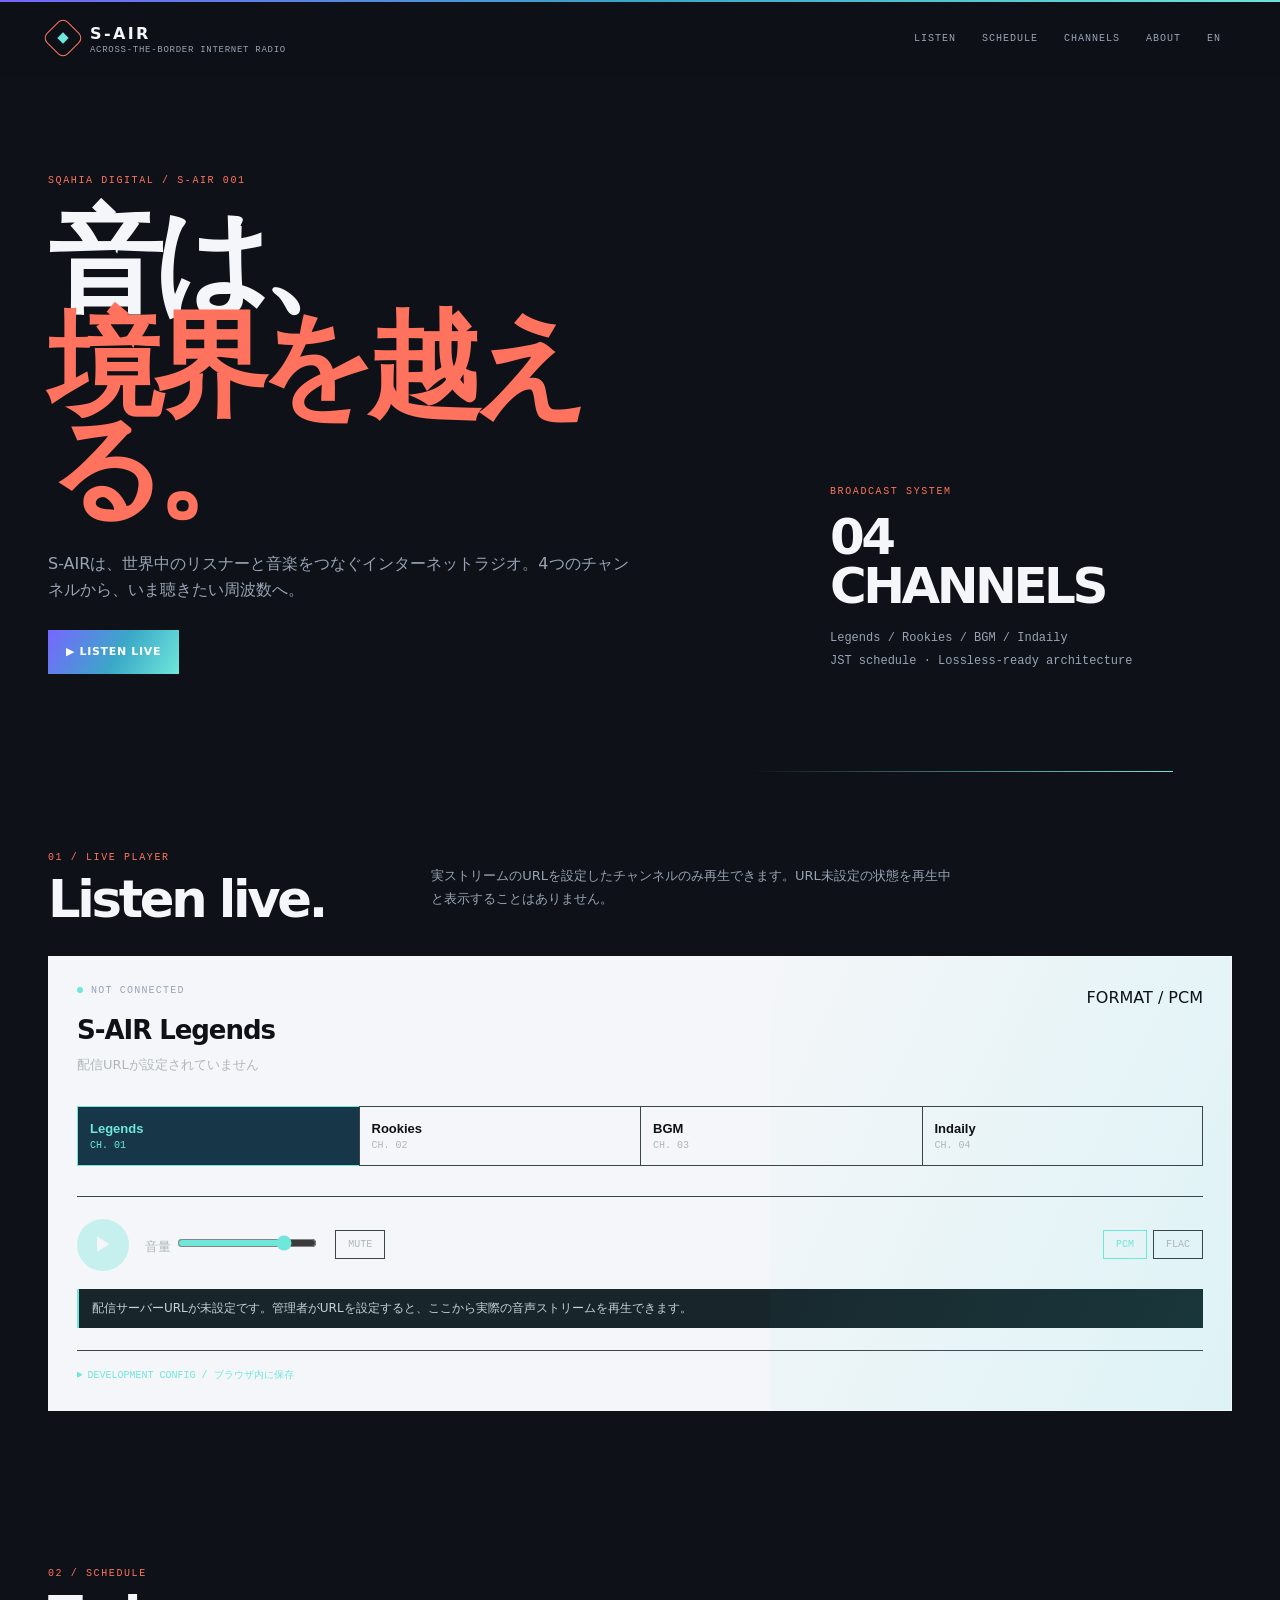
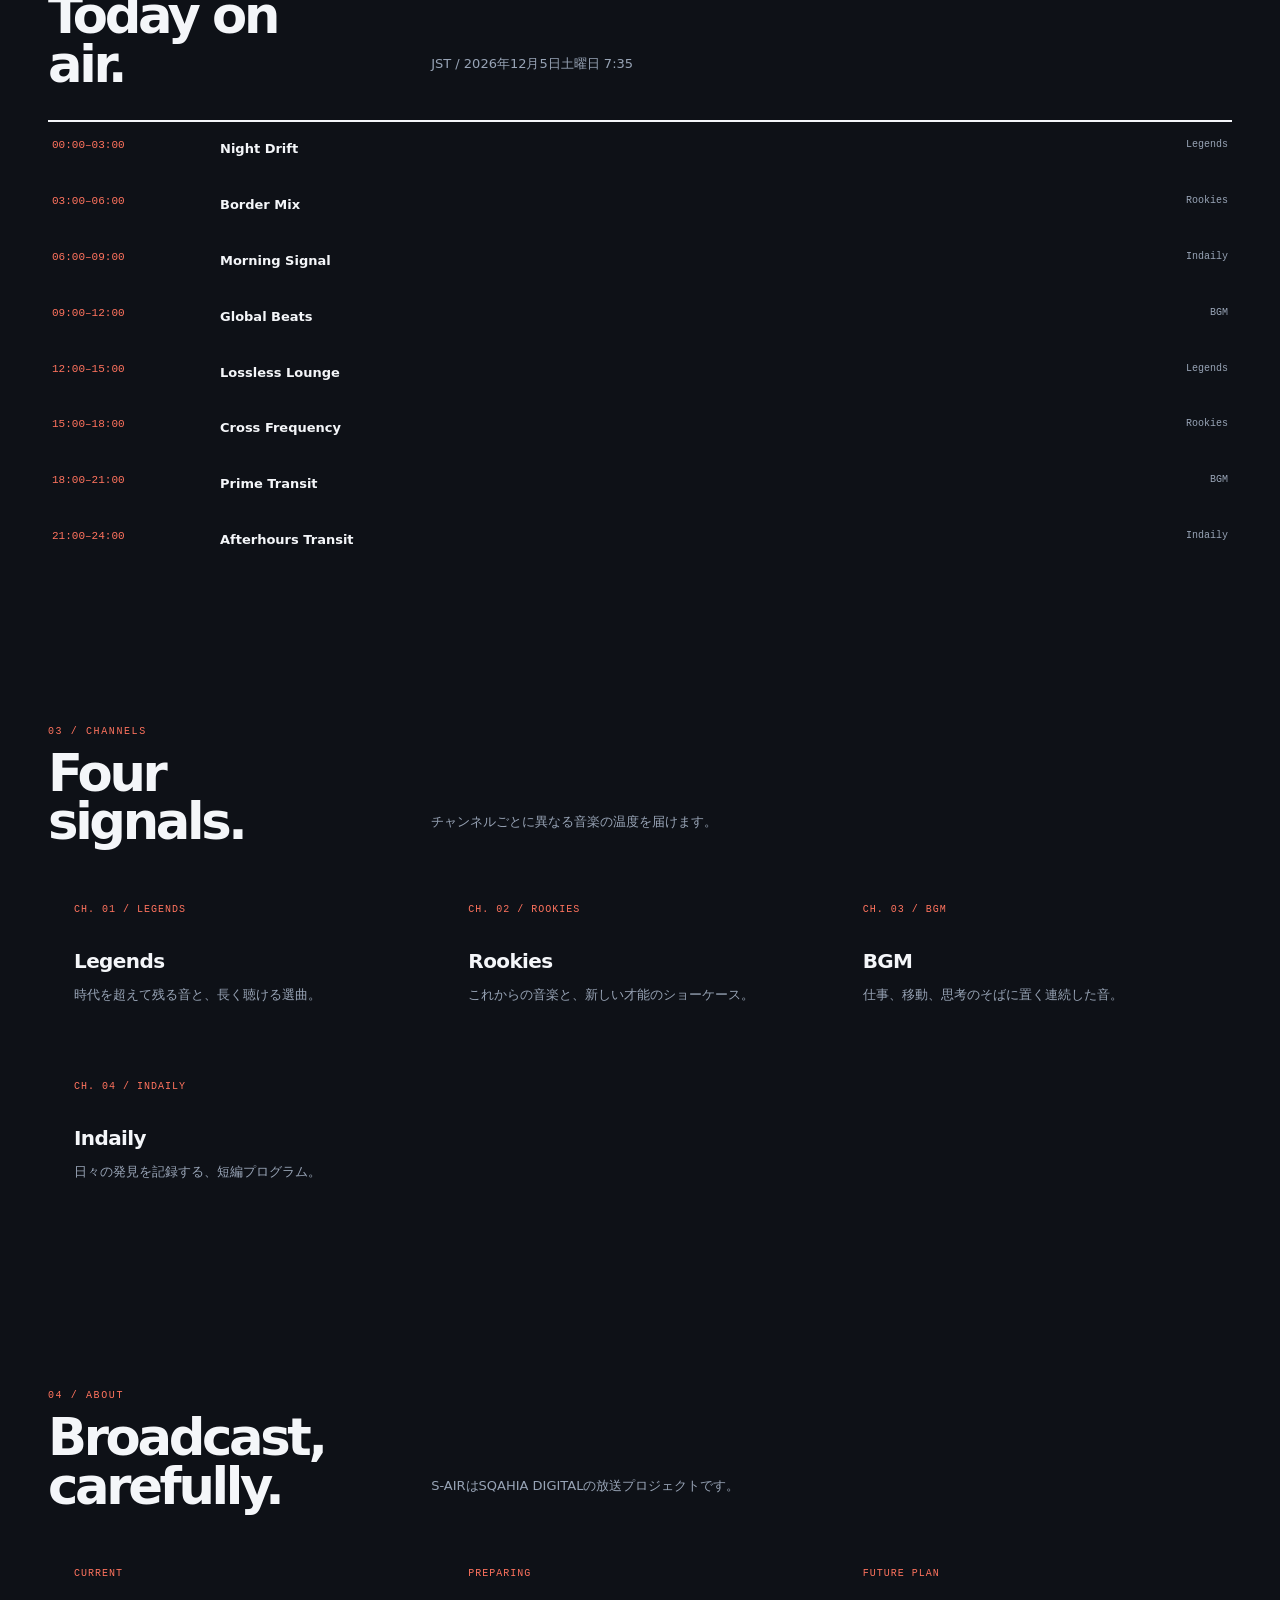
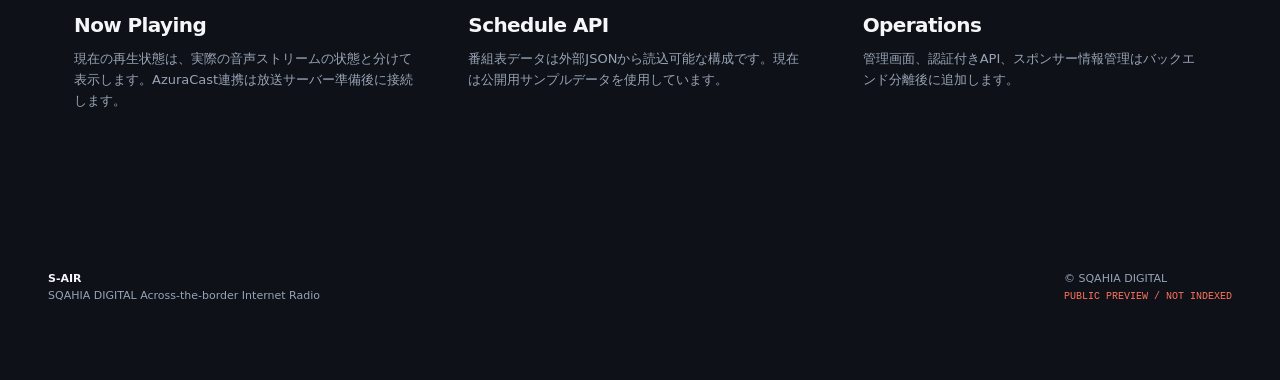
<file: index.html>
<!doctype html>
<html lang="ja">
<head>
  <meta charset="utf-8">
  <meta name="viewport" content="width=device-width, initial-scale=1">
  <title>S-AIR — Across-the-border Internet Radio</title>
  <meta name="description" content="S-AIRは、SQAHIA DIGITALが運営する国境を越えるインターネットラジオです。">
  <meta name="robots" content="noindex, nofollow, noarchive, nosnippet">
  <meta name="googlebot" content="noindex, nofollow, noarchive, nosnippet">
  <meta name="theme-color" content="#07111f">
  <style>
    :root{--paper:#0e1117;--paper2:#171d27;--ink:#f4f6f9;--muted:#98a4b6;--rule:rgba(18,20,22,.18);--cobalt:#ff735e;--deep:#7767ff;--cyan:#6fe7db;--blue:#3aa8c7;--max:1480px;--ease:cubic-bezier(.23,1,.32,1)}
    *{box-sizing:border-box}html{scroll-behavior:smooth;scroll-padding-top:80px}body{margin:0;background:var(--paper);color:var(--ink);font-family:"DM Sans","Noto Sans JP",system-ui,sans-serif;line-height:1.6}body:before{content:"";position:fixed;inset:0;pointer-events:none;opacity:.18;background-image:linear-gradient(rgba(23,72,232,.11) 1px,transparent 1px),linear-gradient(90deg,rgba(23,72,232,.11) 1px,transparent 1px);background-size:56px 56px;mask-image:linear-gradient(to bottom,black,transparent 65%)}
    a{color:inherit}.wrap{width:min(var(--max),calc(100% - 96px));margin:auto}.skip{position:absolute;left:-999px}.skip:focus{left:16px;top:16px;z-index:10;background:var(--cobalt);color:#fff;padding:10px}.topline{height:2px;background:linear-gradient(90deg,var(--deep),var(--blue),var(--cyan))}.header{position:sticky;top:0;z-index:5;background:rgba(14,17,23,.88);backdrop-filter:blur(14px);border-bottom:1px solid var(--rule)}.head{min-height:72px;display:flex;align-items:center;justify-content:space-between;gap:20px}.brand{display:flex;align-items:center;gap:12px;text-decoration:none}.mark{width:30px;height:30px;border:1px solid var(--cobalt);display:grid;place-items:center;transform:rotate(45deg);border-radius:7px}.mark i{width:8px;height:8px;background:var(--cyan);display:block}.brand>span:last-child{font-weight:800;letter-spacing:.15em}.brand small{display:block;color:var(--muted);font:9px "DM Mono",ui-monospace,monospace;letter-spacing:.08em;margin-top:-2px}.nav{display:flex;gap:4px;align-items:center}.nav a{padding:8px 11px;color:var(--muted);font:10px "DM Mono",ui-monospace,monospace;text-decoration:none;letter-spacing:.1em}.nav a:hover,.nav a:focus{color:var(--cobalt)}a:focus-visible,button:focus-visible,input:focus-visible,summary:focus-visible{outline:2px solid var(--cobalt);outline-offset:4px}
    .hero{padding:100px 0 82px;display:grid;grid-template-columns:3fr 2fr;gap:9%;align-items:end;border-bottom:1px solid var(--rule);position:relative}.hero:after{content:"";position:absolute;right:5%;bottom:0;width:36%;height:1px;background:linear-gradient(90deg,transparent,var(--cyan))}.eyebrow,.label{color:var(--cobalt);font:10px "DM Mono",ui-monospace,monospace;letter-spacing:.16em}.hero h1{font-size:clamp(58px,9vw,132px);line-height:.9;letter-spacing:-.085em;margin:24px 0 30px;max-width:850px;font-weight:650}.hero h1 em{font-style:normal;color:var(--cobalt)}.lead{color:var(--muted);max-width:590px;font-size:16px}.hero-side{border-left:1px solid var(--rule);padding:4px 0 5px 28px}.hero-side strong{display:block;font-size:50px;line-height:.98;letter-spacing:-.07em;margin:16px 0}.hero-side p{color:var(--muted);font:12px/1.9 "DM Mono",ui-monospace,monospace}.btn{display:inline-flex;align-items:center;justify-content:center;gap:9px;padding:13px 18px;border:0;background:linear-gradient(120deg,var(--deep),var(--blue) 54%,var(--cyan));color:#fff;text-decoration:none;font-weight:800;font-size:11px;letter-spacing:.06em;position:relative;overflow:hidden}.btn:after{content:"";position:absolute;inset:0;transform:translateX(-120%);background:linear-gradient(110deg,transparent,rgba(255,255,255,.28),transparent);transition:transform .45s var(--ease)}.btn:hover:after{transform:translateX(120%)}.btn.alt{background:transparent;color:var(--cobalt);border:1px solid var(--rule)}
    .section{padding:78px 0;border-bottom:1px solid var(--rule)}.section-head{display:grid;grid-template-columns:3fr 8fr;gap:7%;align-items:end;margin-bottom:32px}.section h2{font-size:clamp(32px,4vw,58px);line-height:.95;margin:12px 0 0;letter-spacing:-.065em;font-weight:650}.section-note{color:var(--muted);font-size:13px;max-width:520px;line-height:1.8}.player{background:var(--ink);color:#0e1117;border:1px solid var(--ink);padding:28px;position:relative;overflow:hidden}.player:before{content:"";position:absolute;right:-7%;top:0;width:46%;height:100%;background:linear-gradient(115deg,transparent,rgba(36,214,220,.12));pointer-events:none}.player-top{display:flex;justify-content:space-between;gap:20px;align-items:start;position:relative}.live{font:10px "DM Mono",monospace;color:var(--cyan);letter-spacing:.12em}.live:before{content:"";display:inline-block;width:6px;height:6px;background:var(--cyan);border-radius:50%;margin-right:8px}.player h3{font-size:26px;margin:14px 0 4px;letter-spacing:-.04em}.muted{color:#aeb7bd;font-size:13px}.channels{display:grid;grid-template-columns:repeat(4,1fr);gap:0;margin:30px 0;position:relative}.channel{background:transparent;border:1px solid #39454b;border-right:0;color:#aeb7bd;padding:14px 12px;text-align:left;cursor:pointer;transition:background .2s var(--ease),color .2s var(--ease)}.channel:last-child{border-right:1px solid #39454b}.channel b{display:block;color:#0e1117;font-size:13px}.channel small{font:10px "DM Mono",monospace}.channel.active,.channel:hover{border-color:var(--cyan);background:#173647;color:var(--cyan)}.channel.active b,.channel:hover b{color:var(--cyan)}.player-controls{display:flex;align-items:center;gap:16px;flex-wrap:wrap;border-top:1px solid #39454b;padding-top:22px;position:relative}.play{width:52px;height:52px;border-radius:50%;border:0;background:var(--cyan);color:var(--ink);font-size:19px;cursor:pointer}.play:disabled{opacity:.35;cursor:not-allowed}.range{accent-color:var(--cyan);width:140px}.quality{margin-left:auto;display:flex;gap:6px}.quality button,.mini{border:1px solid #39454b;background:transparent;color:#aeb7bd;padding:8px 12px;cursor:pointer;font:10px "DM Mono",monospace}.quality button.active,.quality button:hover{color:var(--cyan);border-color:var(--cyan)}.notice{margin-top:18px;border-left:2px solid var(--cyan);padding:10px 13px;background:#18252a;color:#c8d2d5;font-size:12px}.config{margin-top:22px;border-top:1px solid #39454b;padding-top:17px}.config summary{cursor:pointer;color:var(--cyan);font:10px "DM Mono",monospace}.config-grid{display:grid;grid-template-columns:1fr 1fr;gap:12px;margin-top:18px}.config label{font-size:11px;color:#aeb7bd}.config input{display:block;width:100%;margin-top:5px;padding:10px;background:#172026;border:1px solid #39454b;color:#0e1117}
    .schedule{border-top:2px solid var(--ink)}.schedule-row{display:grid;grid-template-columns:150px 1fr 150px;gap:18px;padding:17px 4px;border-bottom:1px solid var(--rule);font-size:13px}.schedule-row span:first-child{color:var(--cobalt);font:11px "DM Mono",monospace}.schedule-row span:last-child{color:var(--muted);text-align:right;font:10px "DM Mono",monospace}.schedule-row.current{background:rgba(36,214,220,.1)}.grid{display:grid;grid-template-columns:repeat(3,1fr);gap:1px;background:var(--rule);border:1px solid var(--rule)}.card{background:var(--paper);padding:25px;min-height:176px}.card .num{color:var(--cobalt);font:10px "DM Mono",monospace;letter-spacing:.1em}.card h3{margin:30px 0 8px;font-size:20px;letter-spacing:-.03em}.card p{color:var(--muted);font-size:13px;margin:0}.footer{padding:42px 0 64px;color:var(--muted);font-size:11px}.footer strong{color:var(--ink)}.footer-grid{display:flex;justify-content:space-between;gap:30px}.footer-grid span{font:10px "DM Mono",monospace;color:var(--cobalt)}
    @media(max-width:900px){.wrap{width:calc(100% - 48px)}.hero{grid-template-columns:1fr;padding:70px 0 55px;gap:38px}.hero-side{border-left:0;border-top:1px solid var(--rule);padding:20px 0 0}.section-head{grid-template-columns:1fr;gap:15px}.grid{grid-template-columns:1fr 1fr}}@media(max-width:600px){.wrap{width:calc(100% - 40px)}.nav a:nth-child(-n+3){display:none}.hero h1{font-size:clamp(52px,16vw,88px)}.channels{grid-template-columns:repeat(2,1fr)}.channel:nth-child(2){border-right:1px solid #39454b}.channel:nth-child(n+3){border-top:0}.grid{grid-template-columns:1fr}.schedule-row{grid-template-columns:90px 1fr;gap:8px}.schedule-row span:last-child{text-align:left;grid-column:2}.config-grid{grid-template-columns:1fr}.footer-grid{display:block}.footer-grid p+ p{margin-top:22px}}@media(prefers-reduced-motion:reduce){html{scroll-behavior:auto}.btn:after{display:none}}
  </style>
</head>
<body>
  <a class="skip" href="#main">本文へ移動</a><div class="topline"></div>
  <header class="header"><div class="wrap head"><a class="brand" href="#top" aria-label="S-AIR home"><span class="mark" aria-hidden="true"><i></i></span><span>S-AIR<small>ACROSS-THE-BORDER INTERNET RADIO</small></span></a><nav class="nav" aria-label="メインナビゲーション"><a href="listen.html">LISTEN</a><a href="schedule.html">SCHEDULE</a><a href="channels.html">CHANNELS</a><a href="about.html">ABOUT</a><a href="en/index.html">EN</a></nav></div></header>
  <main id="main"><div class="wrap" id="top">
    <section class="hero"><div><div class="eyebrow">SQAHIA DIGITAL / S-AIR 001</div><h1>音は、<br><em>境界を越える。</em></h1><p class="lead">S-AIRは、世界中のリスナーと音楽をつなぐインターネットラジオ。4つのチャンネルから、いま聴きたい周波数へ。</p><p style="margin-top:28px"><a class="btn" href="#listen">▶ LISTEN LIVE</a></p></div><div class="hero-side"><div class="label">BROADCAST SYSTEM</div><strong>04<br>CHANNELS</strong><p>Legends / Rookies / BGM / Indaily<br>JST schedule · Lossless-ready architecture</p></div></section>
    <section class="section" id="listen"><div class="section-head"><div><div class="label">01 / LIVE PLAYER</div><h2>Listen live.</h2></div><p class="section-note">実ストリームのURLを設定したチャンネルのみ再生できます。URL未設定の状態を再生中と表示することはありません。</p></div>
      <div class="player"><div class="player-top"><div><div class="live" id="liveState">NOT CONNECTED</div><h3 id="channelTitle">S-AIR Legends</h3><div class="muted" id="trackTitle">配信URLが設定されていません</div></div><div class="status" id="formatState">FORMAT / PCM</div></div>
        <div class="channels" role="tablist" aria-label="チャンネル選択"><button class="channel active" data-channel="legends" role="tab"><b>Legends</b><small>CH. 01</small></button><button class="channel" data-channel="rookies" role="tab"><b>Rookies</b><small>CH. 02</small></button><button class="channel" data-channel="bgm" role="tab"><b>BGM</b><small>CH. 03</small></button><button class="channel" data-channel="indaily" role="tab"><b>Indaily</b><small>CH. 04</small></button></div>
        <div class="player-controls"><button class="play" id="play" disabled aria-label="再生">▶</button><label class="muted">音量 <input class="range" id="volume" type="range" min="0" max="100" value="80"></label><button class="mini" id="mute">MUTE</button><div class="quality" role="group" aria-label="音質選択"><button class="active" data-quality="pcm">PCM</button><button data-quality="flac">FLAC</button></div></div>
        <div class="notice" id="notice">配信サーバーURLが未設定です。管理者がURLを設定すると、ここから実際の音声ストリームを再生できます。</div>
        <details class="config"><summary>DEVELOPMENT CONFIG / ブラウザ内に保存</summary><div class="config-grid"><label>PCM stream URL<input id="pcmUrl" type="url" placeholder="https://radio.example/stream"></label><label>FLAC stream URL<input id="flacUrl" type="url" placeholder="https://radio.example/stream.flac"></label></div><p><button class="btn alt" id="save" style="margin-top:14px">SAVE CHANNEL CONFIG</button></p></details>
      </div>
    </section>
    <section class="section" id="schedule"><div class="section-head"><div><div class="label">02 / SCHEDULE</div><h2>Today on air.</h2></div><p class="section-note" id="jst">JST / 読み込み中</p></div><div class="schedule" id="scheduleList"><div class="schedule-row"><span>—</span><strong>番組表データを読み込んでいます</strong><span>PREPARING</span></div></div></section>
    <section class="section" id="channels"><div class="section-head"><div><div class="label">03 / CHANNELS</div><h2>Four signals.</h2></div><p class="section-note">チャンネルごとに異なる音楽の温度を届けます。</p></div><div class="grid"><article class="card"><div class="num">CH. 01 / LEGENDS</div><h3>Legends</h3><p>時代を超えて残る音と、長く聴ける選曲。</p></article><article class="card"><div class="num">CH. 02 / ROOKIES</div><h3>Rookies</h3><p>これからの音楽と、新しい才能のショーケース。</p></article><article class="card"><div class="num">CH. 03 / BGM</div><h3>BGM</h3><p>仕事、移動、思考のそばに置く連続した音。</p></article><article class="card"><div class="num">CH. 04 / INDAILY</div><h3>Indaily</h3><p>日々の発見を記録する、短編プログラム。</p></article></div></section>
    <section class="section" id="about"><div class="section-head"><div><div class="label">04 / ABOUT</div><h2>Broadcast, carefully.</h2></div><p class="section-note">S-AIRはSQAHIA DIGITALの放送プロジェクトです。</p></div><div class="grid"><article class="card"><div class="num">CURRENT</div><h3>Now Playing</h3><p>現在の再生状態は、実際の音声ストリームの状態と分けて表示します。AzuraCast連携は放送サーバー準備後に接続します。</p></article><article class="card"><div class="num">PREPARING</div><h3>Schedule API</h3><p>番組表データは外部JSONから読込可能な構成です。現在は公開用サンプルデータを使用しています。</p></article><article class="card"><div class="num">FUTURE PLAN</div><h3>Operations</h3><p>管理画面、認証付きAPI、スポンサー情報管理はバックエンド分離後に追加します。</p></article></div></section>
  </div></main>
  <footer class="footer"><div class="wrap footer-grid"><p><strong>S-AIR</strong><br>SQAHIA DIGITAL Across-the-border Internet Radio</p><p>© SQAHIA DIGITAL<br><span>PUBLIC PREVIEW / NOT INDEXED</span></p></div></footer>
  <script>
    const channels={legends:'S-AIR Legends',rookies:'S-AIR Rookies',bgm:'S-AIR BGM',indaily:'S-AIR Indaily'};let current='legends',quality='pcm';const audio=new Audio();audio.volume=.8;
    const $=id=>document.getElementById(id), key=(kind)=>`sair_${kind}_${current}`;
    function urls(){return {pcm:localStorage.getItem(key('pcm'))||'',flac:localStorage.getItem(key('flac'))||''}}
    function setStatus(text,kind='idle'){$('liveState').textContent=text;$('liveState').style.color=kind==='err'?'var(--danger)':kind==='ok'?'var(--ok)':'var(--muted)'}
    function refresh(){const u=urls();$('channelTitle').textContent=channels[current];$('pcmUrl').value=u.pcm;$('flacUrl').value=u.flac;$('formatState').textContent=`FORMAT / ${quality.toUpperCase()}`;const url=u[quality];$('play').disabled=!url;$('trackTitle').textContent=url?'Ready to connect':'配信URLが設定されていません';$('notice').textContent=url?'再生ボタンで実ストリームへ接続します。接続に失敗した場合はエラーを表示します。':'配信サーバーURLが未設定です。管理者がURLを設定すると、ここから実際の音声ストリームを再生できます。';if(!url){audio.pause();$('play').textContent='▶';setStatus('NOT CONNECTED')}}
    document.querySelectorAll('.channel').forEach(b=>b.onclick=()=>{current=b.dataset.channel;document.querySelectorAll('.channel').forEach(x=>x.classList.toggle('active',x===b));audio.pause();$('play').textContent='▶';refresh()});document.querySelectorAll('[data-quality]').forEach(b=>b.onclick=()=>{quality=b.dataset.quality;document.querySelectorAll('[data-quality]').forEach(x=>x.classList.toggle('active',x===b));audio.pause();$('play').textContent='▶';refresh()});
    $('save').onclick=()=>{localStorage.setItem(key('pcm'),$('pcmUrl').value.trim());localStorage.setItem(key('flac'),$('flacUrl').value.trim());refresh()};$('volume').oninput=e=>audio.volume=e.target.value/100;$('mute').onclick=()=>{audio.muted=!audio.muted;$('mute').textContent=audio.muted?'UNMUTE':'MUTE'};
    $('play').onclick=()=>{if(audio.paused){audio.src=urls()[quality];setStatus('CONNECTING…');audio.play().catch(()=>{setStatus('CONNECTION ERROR','err');$('play').textContent='▶'})}else{audio.pause()}};audio.onplaying=()=>{setStatus('ON AIR / PLAYING','ok');$('trackTitle').textContent='Live stream connected';$('play').textContent='Ⅱ'};audio.onpause=()=>{if(audio.src)setStatus('PAUSED');$('play').textContent='▶'};audio.onerror=()=>{setStatus('CONNECTION ERROR','err');$('play').textContent='▶'};
    async function loadSchedule(){const now=new Date();$('jst').textContent=`JST / ${new Intl.DateTimeFormat('ja-JP',{dateStyle:'full',timeStyle:'short',timeZone:'Asia/Tokyo'}).format(now)}`;try{const r=await fetch('schedule.json',{cache:'no-store'});if(!r.ok)throw 0;const data=await r.json();$('scheduleList').innerHTML=data.map(x=>`<div class="schedule-row"><span>${x.time}</span><strong>${x.program}</strong><span>${x.channel}</span></div>`).join('')}catch(e){$('scheduleList').innerHTML='<div class="schedule-row"><span>—</span><strong>番組表に接続できません</strong><span>ERROR</span></div>'}}refresh();loadSchedule();
  </script>
</body>
</html>
</file>
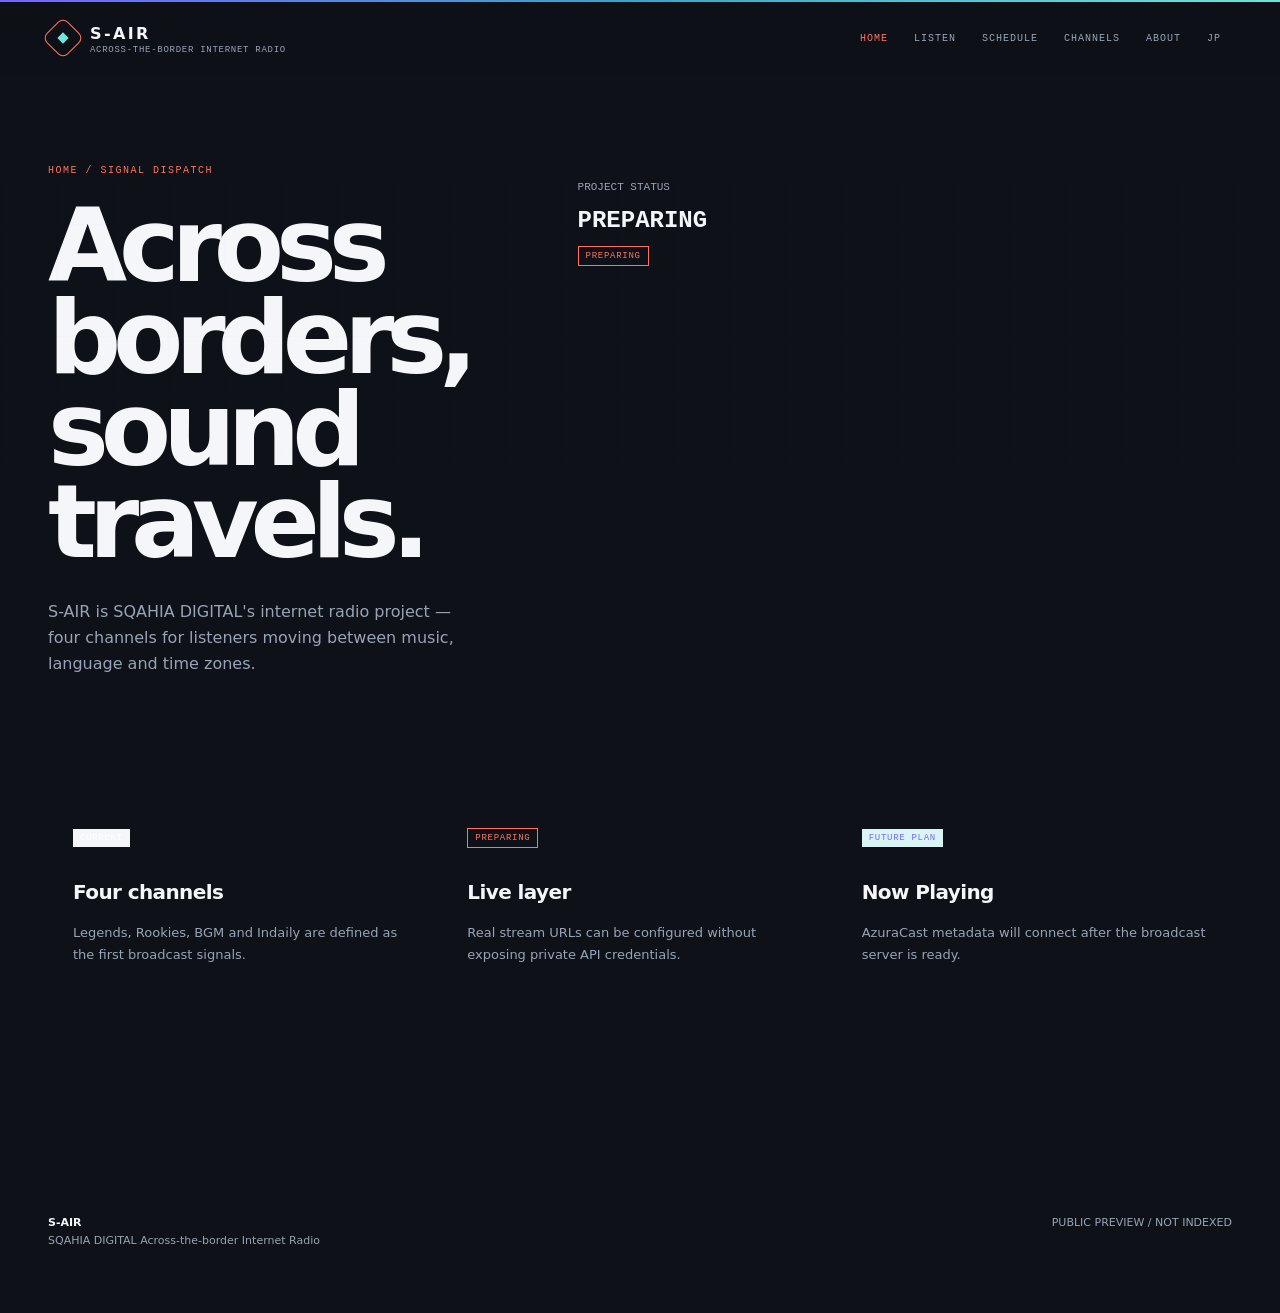
<file: en/index.html>
<!doctype html><html lang="en"><head><meta charset="utf-8"><meta name="viewport" content="width=device-width,initial-scale=1"><title>SIGNAL DISPATCH — S-AIR</title><meta name="description" content="S-AIR — Across-the-border Internet Radio"><meta name="robots" content="noindex, nofollow, noarchive, nosnippet"><meta name="googlebot" content="noindex, nofollow, noarchive, nosnippet"><link rel="stylesheet" href="../assets/pages.css"></head><body><div class="topline"></div><header class="header"><div class="wrap head"><a class="brand" href="index.html"><span class="mark"><i></i></span><span class="brand-name">S-AIR<small>ACROSS-THE-BORDER INTERNET RADIO</small></span></a><nav class="nav"><a href="index.html" aria-current="page">HOME</a><a href="listen.html">LISTEN</a><a href="schedule.html">SCHEDULE</a><a href="channels.html">CHANNELS</a><a href="about.html">ABOUT</a><a href="../index.html">JP</a></nav></div></header><main class="wrap page"><div class="trail">HOME / SIGNAL DISPATCH</div><div class="intro"><div><h1>Across borders,<br>sound travels.</h1><p>S-AIR is SQAHIA DIGITAL's internet radio project — four channels for listeners moving between music, language and time zones.</p></div><div class="meta">PROJECT STATUS<strong>PREPARING</strong><span class="status preparing">PREPARING</span></div></div><section class="section"><div class="grid"><article class="card"><span class="status">CURRENT</span><h3>Four channels</h3><p>Legends, Rookies, BGM and Indaily are defined as the first broadcast signals.</p></article><article class="card"><span class="status preparing">PREPARING</span><h3>Live layer</h3><p>Real stream URLs can be configured without exposing private API credentials.</p></article><article class="card"><span class="status future">FUTURE PLAN</span><h3>Now Playing</h3><p>AzuraCast metadata will connect after the broadcast server is ready.</p></article></div></section></main><footer class="footer"><div class="wrap footer-grid"><p><strong>S-AIR</strong><br>SQAHIA DIGITAL Across-the-border Internet Radio</p><p>PUBLIC PREVIEW / NOT INDEXED</p></div></footer></body></html>
</file>
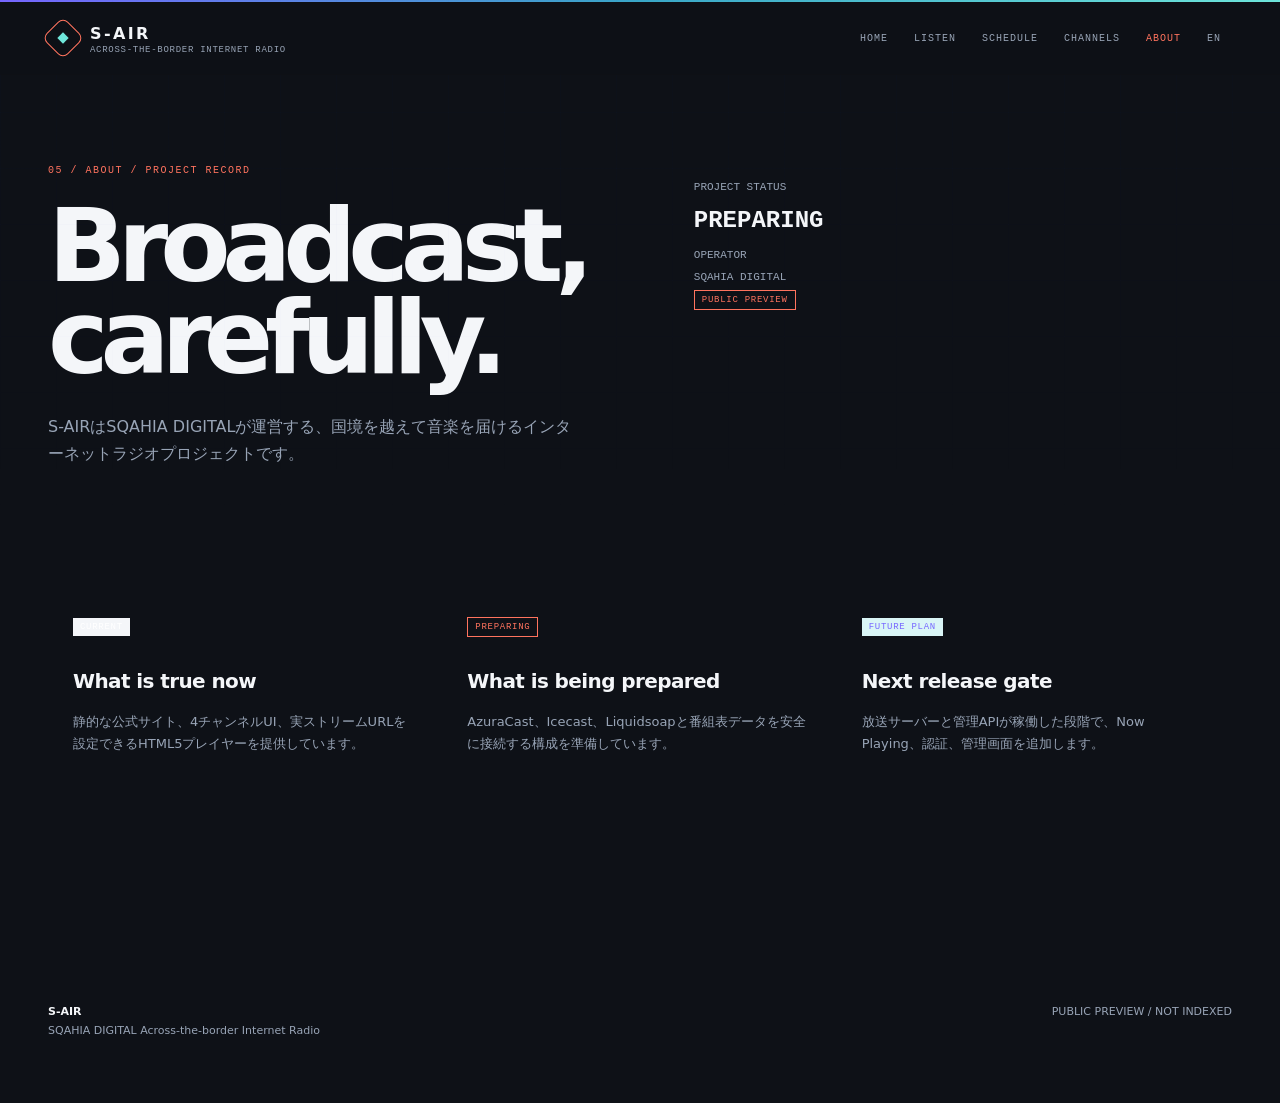
<file: about.html>
<!doctype html><html lang="ja"><head><meta charset="utf-8"><meta name="viewport" content="width=device-width,initial-scale=1"><title>ABOUT — S-AIR</title><meta name="robots" content="noindex, nofollow, noarchive, nosnippet"><meta name="googlebot" content="noindex, nofollow, noarchive, nosnippet"><link rel="stylesheet" href="assets/pages.css"></head><body><div class="topline"></div><header class="header"><div class="wrap head"><a class="brand" href="index.html"><span class="mark"><i></i></span><span class="brand-name">S-AIR<small>ACROSS-THE-BORDER INTERNET RADIO</small></span></a><nav class="nav"><a href="index.html">HOME</a><a href="listen.html">LISTEN</a><a href="schedule.html">SCHEDULE</a><a href="channels.html">CHANNELS</a><a href="about.html" aria-current="page">ABOUT</a><a href="en/about.html">EN</a></nav></div></header><main class="wrap page"><div class="trail">05 / ABOUT / PROJECT RECORD</div><div class="intro"><div><h1>Broadcast,<br>carefully.</h1><p>S-AIRはSQAHIA DIGITALが運営する、国境を越えて音楽を届けるインターネットラジオプロジェクトです。</p></div><div class="meta">PROJECT STATUS<strong>PREPARING</strong>OPERATOR<br>SQAHIA DIGITAL<br><span class="status preparing">PUBLIC PREVIEW</span></div></div><section class="section"><div class="grid"><article class="card"><span class="status">CURRENT</span><h3>What is true now</h3><p>静的な公式サイト、4チャンネルUI、実ストリームURLを設定できるHTML5プレイヤーを提供しています。</p></article><article class="card"><span class="status preparing">PREPARING</span><h3>What is being prepared</h3><p>AzuraCast、Icecast、Liquidsoapと番組表データを安全に接続する構成を準備しています。</p></article><article class="card"><span class="status future">FUTURE PLAN</span><h3>Next release gate</h3><p>放送サーバーと管理APIが稼働した段階で、Now Playing、認証、管理画面を追加します。</p></article></div></section></main><footer class="footer"><div class="wrap footer-grid"><p><strong>S-AIR</strong><br>SQAHIA DIGITAL Across-the-border Internet Radio</p><p>PUBLIC PREVIEW / NOT INDEXED</p></div></footer></body></html>
</file>
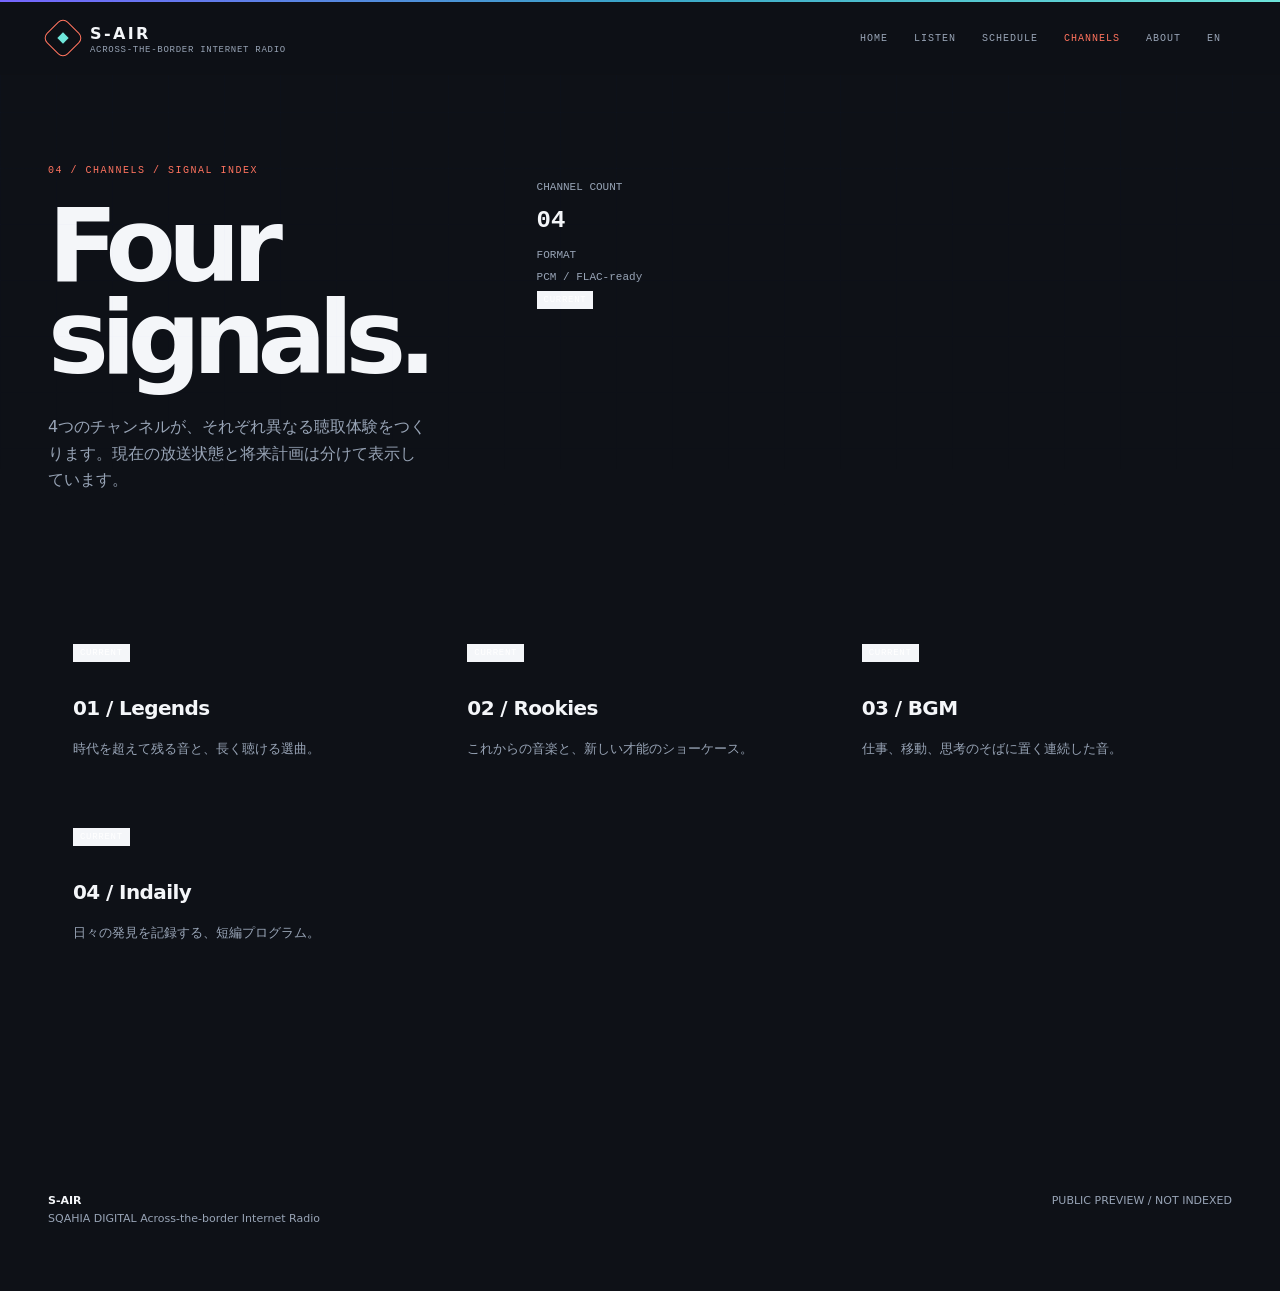
<file: channels.html>
<!doctype html><html lang="ja"><head><meta charset="utf-8"><meta name="viewport" content="width=device-width,initial-scale=1"><title>CHANNELS — S-AIR</title><meta name="robots" content="noindex, nofollow, noarchive, nosnippet"><meta name="googlebot" content="noindex, nofollow, noarchive, nosnippet"><link rel="stylesheet" href="assets/pages.css"></head><body><div class="topline"></div><header class="header"><div class="wrap head"><a class="brand" href="index.html"><span class="mark"><i></i></span><span class="brand-name">S-AIR<small>ACROSS-THE-BORDER INTERNET RADIO</small></span></a><nav class="nav"><a href="index.html">HOME</a><a href="listen.html">LISTEN</a><a href="schedule.html">SCHEDULE</a><a href="channels.html" aria-current="page">CHANNELS</a><a href="about.html">ABOUT</a><a href="en/channels.html">EN</a></nav></div></header><main class="wrap page"><div class="trail">04 / CHANNELS / SIGNAL INDEX</div><div class="intro"><div><h1>Four<br>signals.</h1><p>4つのチャンネルが、それぞれ異なる聴取体験をつくります。現在の放送状態と将来計画は分けて表示しています。</p></div><div class="meta">CHANNEL COUNT<strong>04</strong>FORMAT<br>PCM / FLAC-ready<br><span class="status">CURRENT</span></div></div><section class="section"><div class="grid"><article class="card"><span class="status">CURRENT</span><h3>01 / Legends</h3><p>時代を超えて残る音と、長く聴ける選曲。</p></article><article class="card"><span class="status">CURRENT</span><h3>02 / Rookies</h3><p>これからの音楽と、新しい才能のショーケース。</p></article><article class="card"><span class="status">CURRENT</span><h3>03 / BGM</h3><p>仕事、移動、思考のそばに置く連続した音。</p></article><article class="card"><span class="status">CURRENT</span><h3>04 / Indaily</h3><p>日々の発見を記録する、短編プログラム。</p></article></div></section></main><footer class="footer"><div class="wrap footer-grid"><p><strong>S-AIR</strong><br>SQAHIA DIGITAL Across-the-border Internet Radio</p><p>PUBLIC PREVIEW / NOT INDEXED</p></div></footer></body></html>
</file>
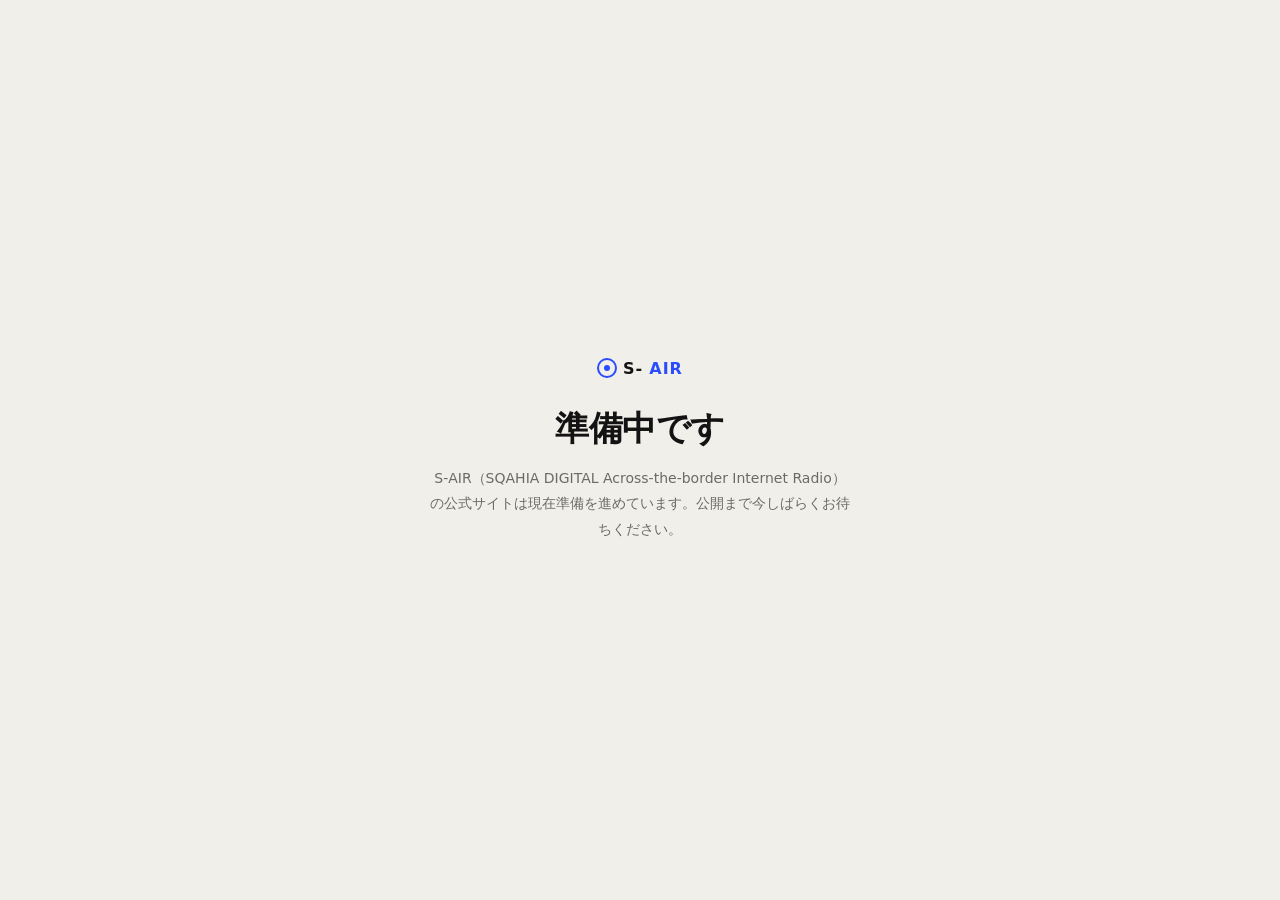
<file: index (1).html>
<!DOCTYPE html>
<html lang="ja">
<head>
<meta charset="UTF-8">
<meta name="viewport" content="width=device-width, initial-scale=1, viewport-fit=cover">
<meta name="robots" content="noindex, nofollow">
<title>S-AIR | 準備中</title>
<style>
  :root{color-scheme:light}
  *{box-sizing:border-box;margin:0;padding:0}
  html,body{height:100%}
  body{
    display:flex; align-items:center; justify-content:center; text-align:center;
    background:#f1efe9; color:#131313;
    font-family:"Hiragino Sans","Noto Sans JP",system-ui,-apple-system,sans-serif;
    padding:24px;
  }
  .wrap{max-width:420px}
  .logo{display:flex; align-items:center; justify-content:center; gap:6px; font-weight:800; letter-spacing:1px; font-size:16px; margin-bottom:28px}
  .logo span{color:#2b4bff}
  h1{font-size:clamp(24px,5vw,34px); font-weight:800; letter-spacing:-.5px; margin-bottom:14px}
  p{color:#6b6a63; line-height:1.8; font-size:14px}
</style>
</head>
<body>
  <div class="wrap">
    <div class="logo">
      <svg width="20" height="20" viewBox="0 0 20 20"><circle cx="10" cy="10" r="9" fill="none" stroke="#2b4bff" stroke-width="2"/><circle cx="10" cy="10" r="3" fill="#2b4bff"/></svg>
      S‑<span>AIR</span>
    </div>
    <h1>準備中です</h1>
    <p>S‑AIR（SQAHIA DIGITAL Across-the-border Internet Radio）の公式サイトは現在準備を進めています。公開まで今しばらくお待ちください。</p>
  </div>
</body>
</html>
</file>
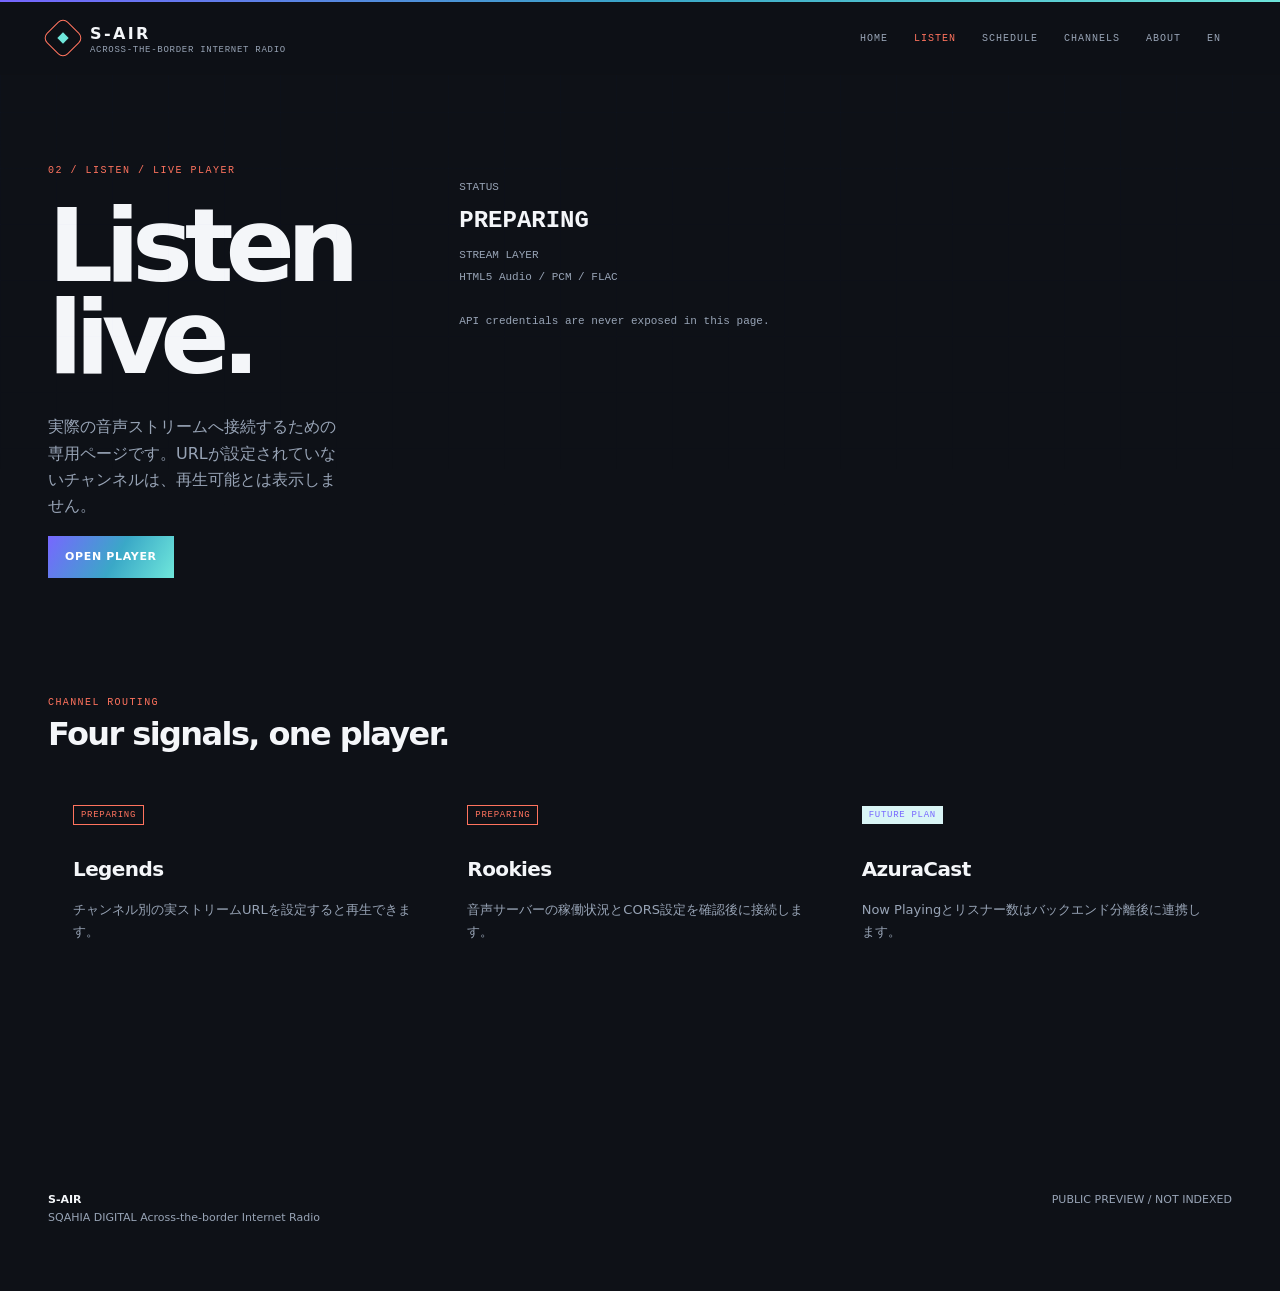
<file: listen.html>
<!doctype html><html lang="ja"><head><meta charset="utf-8"><meta name="viewport" content="width=device-width,initial-scale=1"><title>LISTEN — S-AIR</title><meta name="robots" content="noindex, nofollow, noarchive, nosnippet"><meta name="googlebot" content="noindex, nofollow, noarchive, nosnippet"><link rel="stylesheet" href="assets/pages.css"></head><body><div class="topline"></div><header class="header"><div class="wrap head"><a class="brand" href="index.html"><span class="mark"><i></i></span><span class="brand-name">S-AIR<small>ACROSS-THE-BORDER INTERNET RADIO</small></span></a><nav class="nav"><a href="index.html">HOME</a><a href="listen.html" aria-current="page">LISTEN</a><a href="schedule.html">SCHEDULE</a><a href="channels.html">CHANNELS</a><a href="about.html">ABOUT</a><a href="en/listen.html">EN</a></nav></div></header><main class="wrap page"><div class="trail">02 / LISTEN / LIVE PLAYER</div><div class="intro"><div><h1>Listen<br>live.</h1><p>実際の音声ストリームへ接続するための専用ページです。URLが設定されていないチャンネルは、再生可能とは表示しません。</p><p><a class="button" href="index.html#listen">OPEN PLAYER</a></p></div><div class="meta">STATUS<strong>PREPARING</strong>STREAM LAYER<br>HTML5 Audio / PCM / FLAC<br><br>API credentials are never exposed in this page.</div></div><section class="section"><div class="label">CHANNEL ROUTING</div><h2>Four signals, one player.</h2><div class="grid"><article class="card"><span class="status preparing">PREPARING</span><h3>Legends</h3><p>チャンネル別の実ストリームURLを設定すると再生できます。</p></article><article class="card"><span class="status preparing">PREPARING</span><h3>Rookies</h3><p>音声サーバーの稼働状況とCORS設定を確認後に接続します。</p></article><article class="card"><span class="status future">FUTURE PLAN</span><h3>AzuraCast</h3><p>Now Playingとリスナー数はバックエンド分離後に連携します。</p></article></div></section></main><footer class="footer"><div class="wrap footer-grid"><p><strong>S-AIR</strong><br>SQAHIA DIGITAL Across-the-border Internet Radio</p><p>PUBLIC PREVIEW / NOT INDEXED</p></div></footer></body></html>
</file>
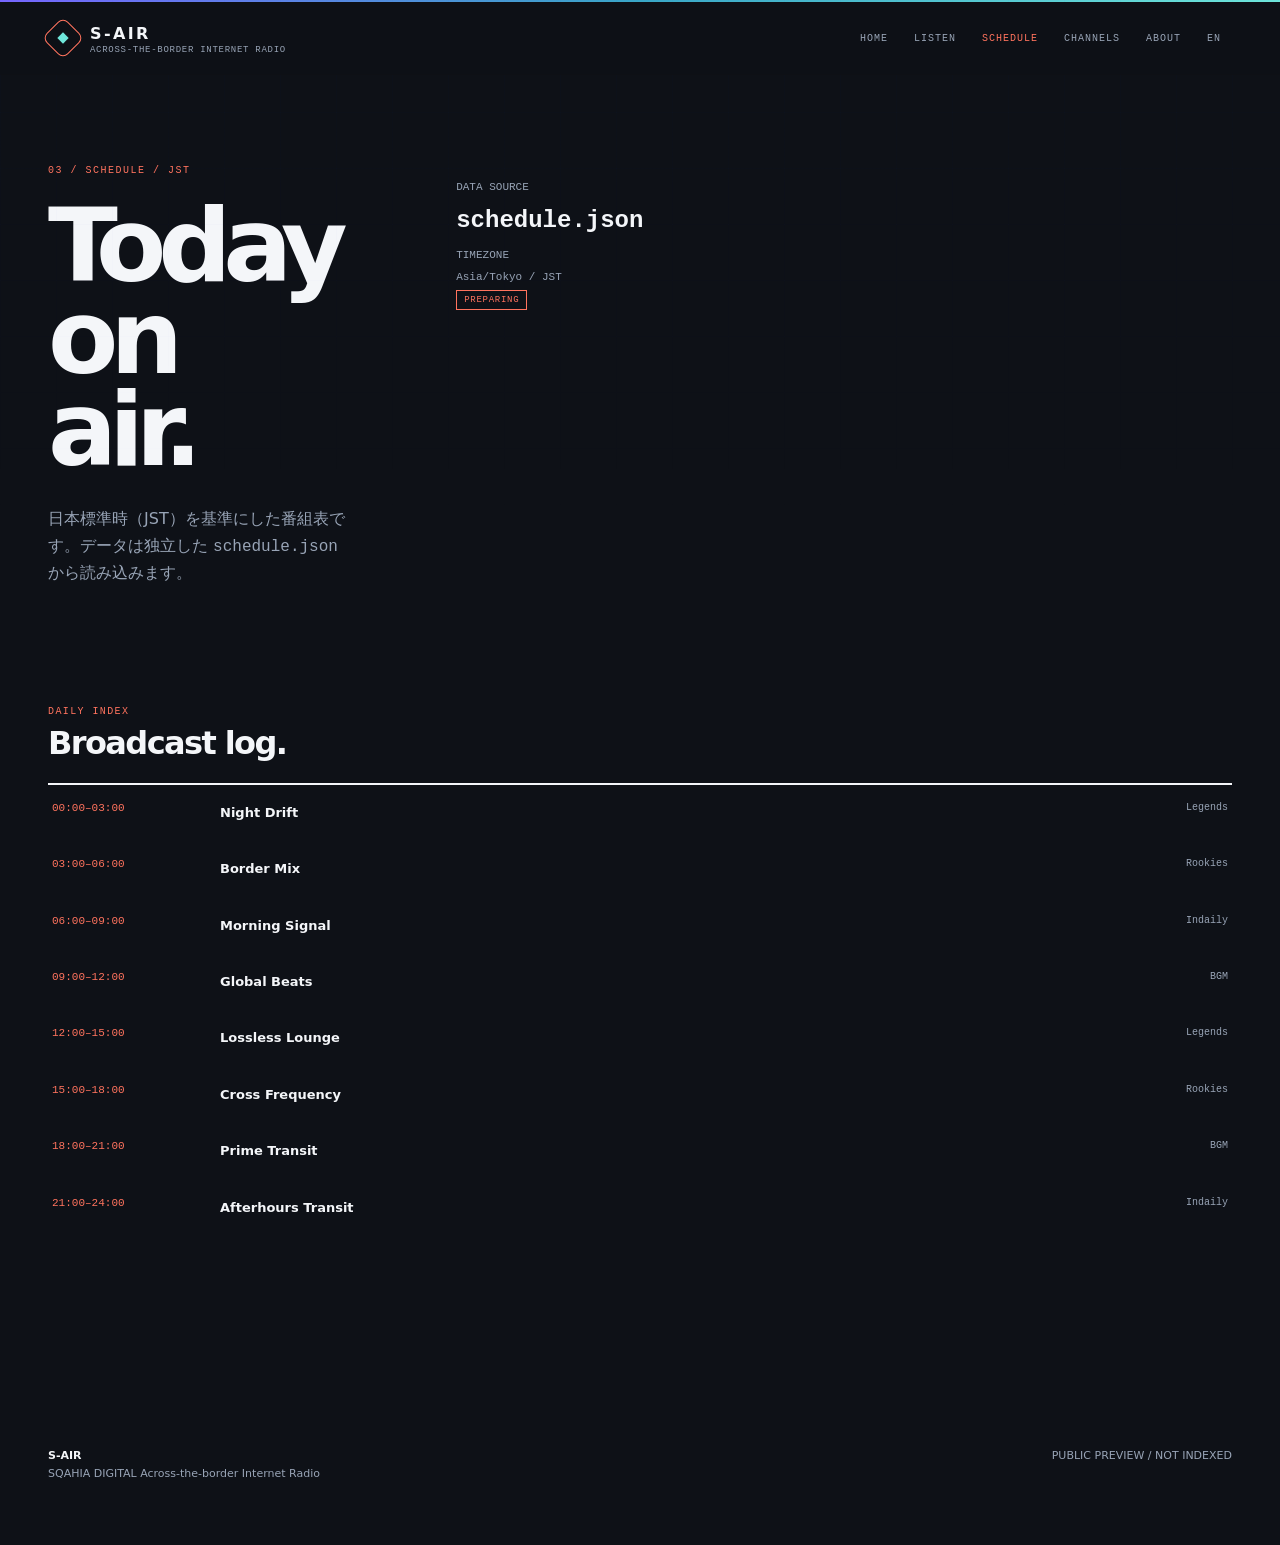
<file: schedule.html>
<!doctype html><html lang="ja"><head><meta charset="utf-8"><meta name="viewport" content="width=device-width,initial-scale=1"><title>SCHEDULE — S-AIR</title><meta name="robots" content="noindex, nofollow, noarchive, nosnippet"><meta name="googlebot" content="noindex, nofollow, noarchive, nosnippet"><link rel="stylesheet" href="assets/pages.css"></head><body><div class="topline"></div><header class="header"><div class="wrap head"><a class="brand" href="index.html"><span class="mark"><i></i></span><span class="brand-name">S-AIR<small>ACROSS-THE-BORDER INTERNET RADIO</small></span></a><nav class="nav"><a href="index.html">HOME</a><a href="listen.html">LISTEN</a><a href="schedule.html" aria-current="page">SCHEDULE</a><a href="channels.html">CHANNELS</a><a href="about.html">ABOUT</a><a href="en/schedule.html">EN</a></nav></div></header><main class="wrap page"><div class="trail">03 / SCHEDULE / JST</div><div class="intro"><div><h1>Today<br>on air.</h1><p>日本標準時（JST）を基準にした番組表です。データは独立した <code>schedule.json</code> から読み込みます。</p></div><div class="meta">DATA SOURCE<strong>schedule.json</strong>TIMEZONE<br>Asia/Tokyo / JST<br><span class="status preparing">PREPARING</span></div></div><section class="section"><div class="label">DAILY INDEX</div><h2>Broadcast log.</h2><div class="list" id="schedule"><div class="row"><small>LOADING</small><strong>番組表データを読み込んでいます</strong><em>PREPARING</em></div></div></section></main><footer class="footer"><div class="wrap footer-grid"><p><strong>S-AIR</strong><br>SQAHIA DIGITAL Across-the-border Internet Radio</p><p>PUBLIC PREVIEW / NOT INDEXED</p></div></footer><script>fetch('schedule.json',{cache:'no-store'}).then(r=>r.json()).then(d=>{document.getElementById('schedule').innerHTML=d.map(x=>`<div class="row"><small>${x.time}</small><strong>${x.program}</strong><em>${x.channel}</em></div>`).join('')}).catch(()=>{document.getElementById('schedule').innerHTML='<div class="row"><small>ERROR</small><strong>番組表に接続できません</strong><em>UNAVAILABLE</em></div>'});</script></body></html>
</file>
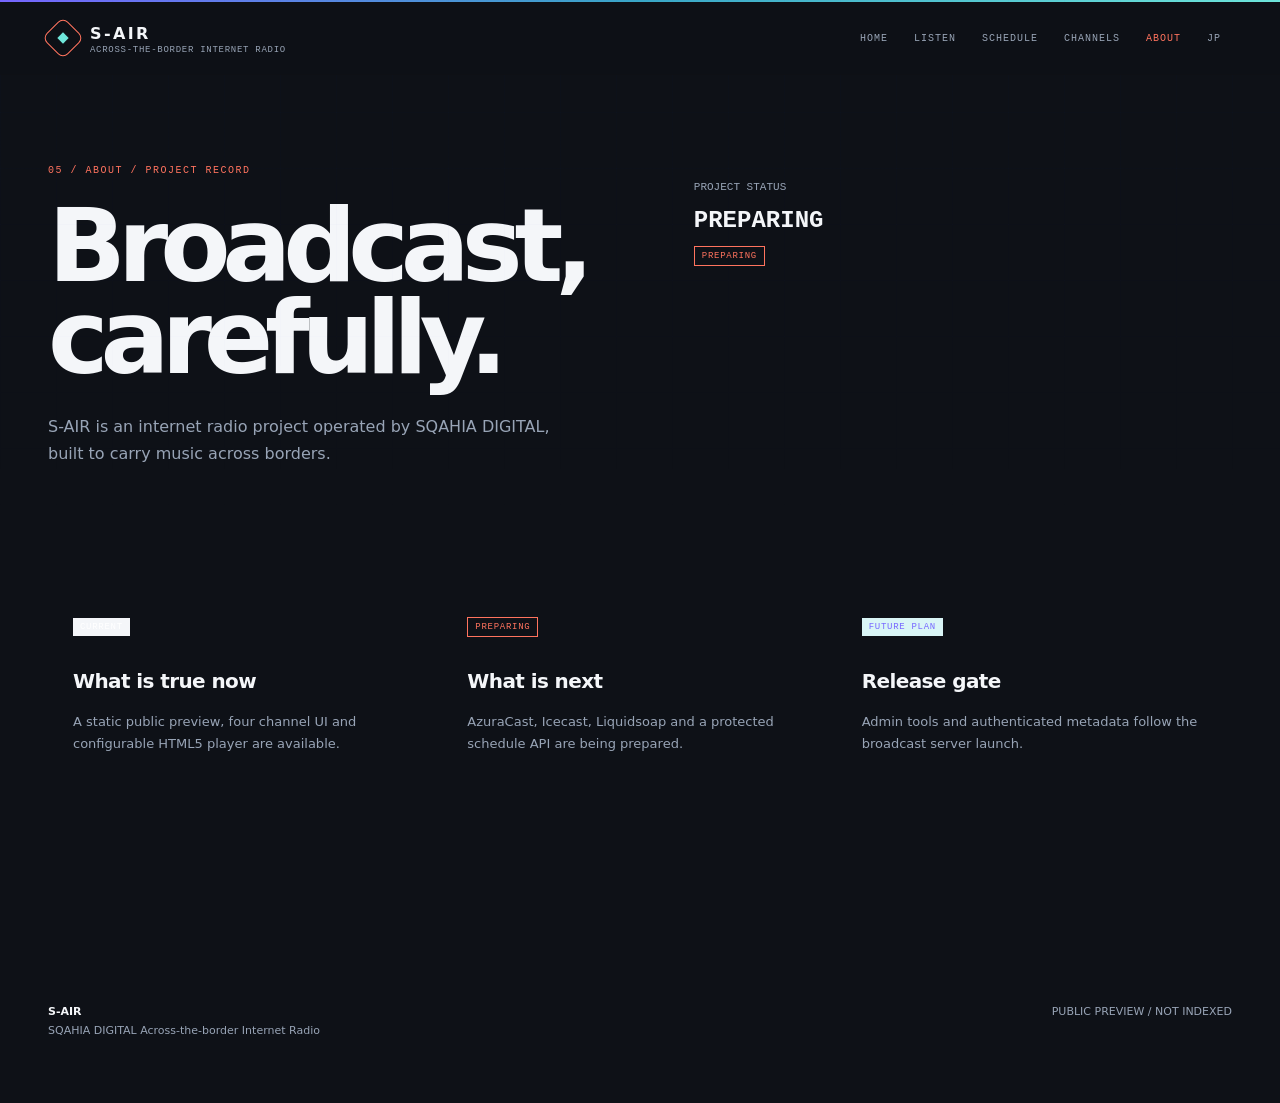
<file: en/about.html>
<!doctype html><html lang="en"><head><meta charset="utf-8"><meta name="viewport" content="width=device-width,initial-scale=1"><title>PROJECT RECORD — S-AIR</title><meta name="description" content="S-AIR — Across-the-border Internet Radio"><meta name="robots" content="noindex, nofollow, noarchive, nosnippet"><meta name="googlebot" content="noindex, nofollow, noarchive, nosnippet"><link rel="stylesheet" href="../assets/pages.css"></head><body><div class="topline"></div><header class="header"><div class="wrap head"><a class="brand" href="index.html"><span class="mark"><i></i></span><span class="brand-name">S-AIR<small>ACROSS-THE-BORDER INTERNET RADIO</small></span></a><nav class="nav"><a href="index.html">HOME</a><a href="listen.html">LISTEN</a><a href="schedule.html">SCHEDULE</a><a href="channels.html">CHANNELS</a><a href="about.html" aria-current="page">ABOUT</a><a href="../index.html">JP</a></nav></div></header><main class="wrap page"><div class="trail">05 / ABOUT / PROJECT RECORD</div><div class="intro"><div><h1>Broadcast,<br>carefully.</h1><p>S-AIR is an internet radio project operated by SQAHIA DIGITAL, built to carry music across borders.</p></div><div class="meta">PROJECT STATUS<strong>PREPARING</strong><span class="status preparing">PREPARING</span></div></div><section class="section"><div class="grid"><article class="card"><span class="status">CURRENT</span><h3>What is true now</h3><p>A static public preview, four channel UI and configurable HTML5 player are available.</p></article><article class="card"><span class="status preparing">PREPARING</span><h3>What is next</h3><p>AzuraCast, Icecast, Liquidsoap and a protected schedule API are being prepared.</p></article><article class="card"><span class="status future">FUTURE PLAN</span><h3>Release gate</h3><p>Admin tools and authenticated metadata follow the broadcast server launch.</p></article></div></section></main><footer class="footer"><div class="wrap footer-grid"><p><strong>S-AIR</strong><br>SQAHIA DIGITAL Across-the-border Internet Radio</p><p>PUBLIC PREVIEW / NOT INDEXED</p></div></footer></body></html>
</file>
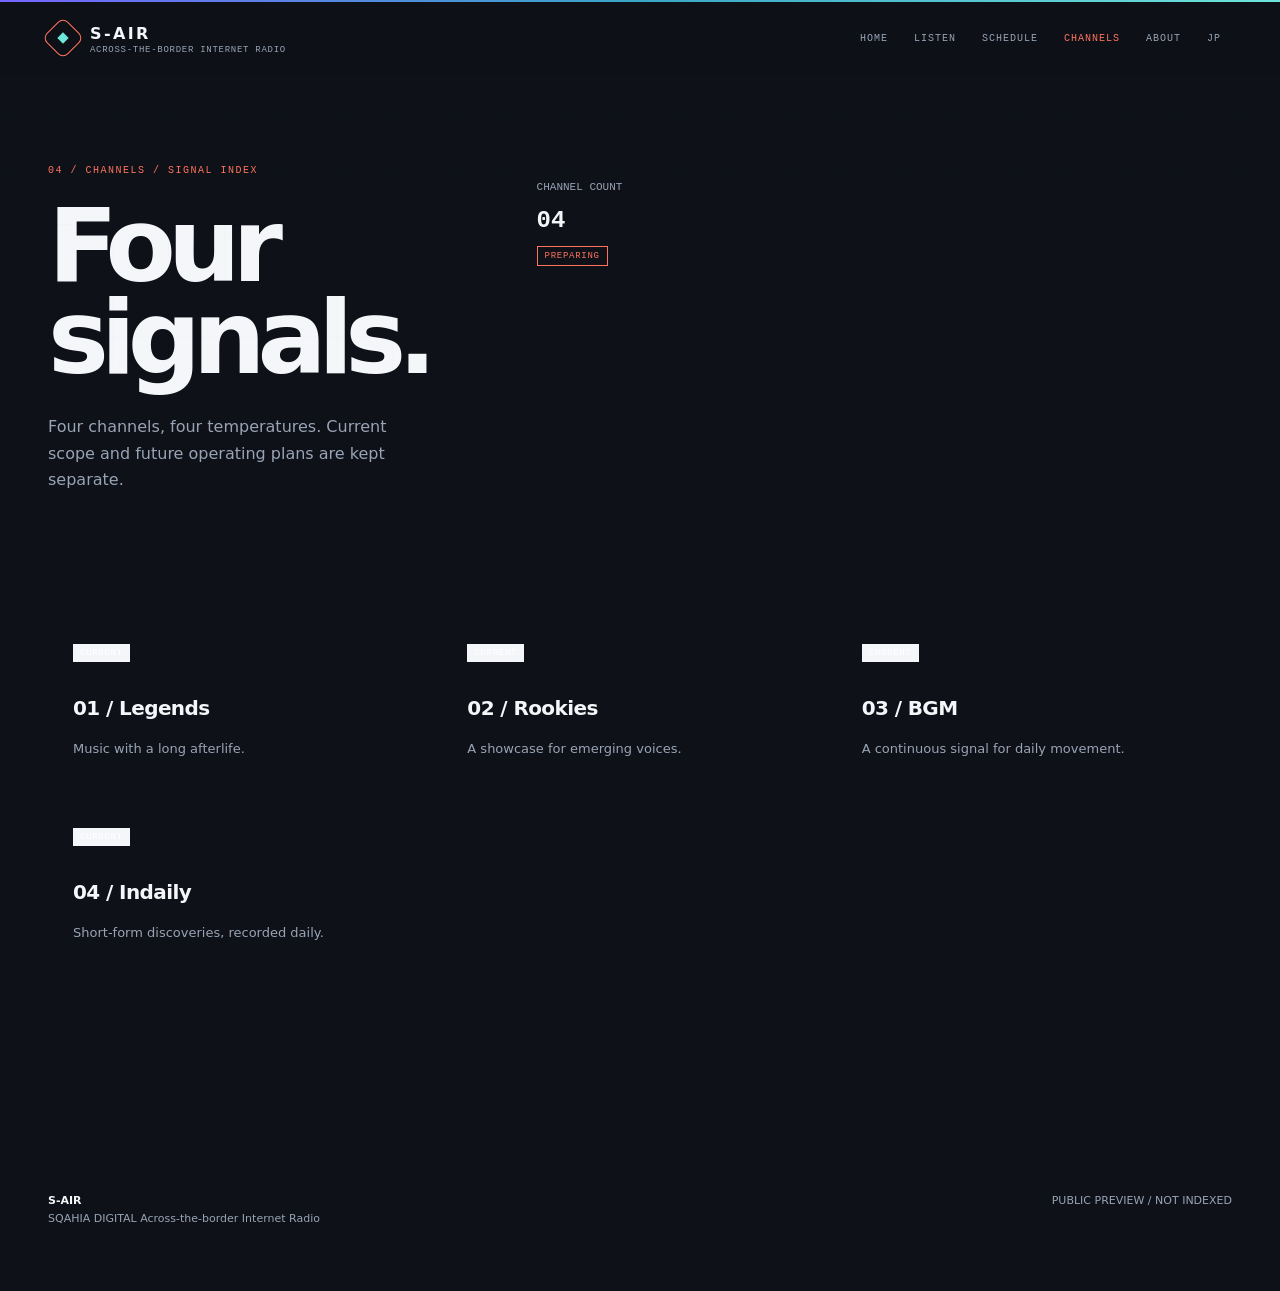
<file: en/channels.html>
<!doctype html><html lang="en"><head><meta charset="utf-8"><meta name="viewport" content="width=device-width,initial-scale=1"><title>SIGNAL INDEX — S-AIR</title><meta name="description" content="S-AIR — Across-the-border Internet Radio"><meta name="robots" content="noindex, nofollow, noarchive, nosnippet"><meta name="googlebot" content="noindex, nofollow, noarchive, nosnippet"><link rel="stylesheet" href="../assets/pages.css"></head><body><div class="topline"></div><header class="header"><div class="wrap head"><a class="brand" href="index.html"><span class="mark"><i></i></span><span class="brand-name">S-AIR<small>ACROSS-THE-BORDER INTERNET RADIO</small></span></a><nav class="nav"><a href="index.html">HOME</a><a href="listen.html">LISTEN</a><a href="schedule.html">SCHEDULE</a><a href="channels.html" aria-current="page">CHANNELS</a><a href="about.html">ABOUT</a><a href="../index.html">JP</a></nav></div></header><main class="wrap page"><div class="trail">04 / CHANNELS / SIGNAL INDEX</div><div class="intro"><div><h1>Four<br>signals.</h1><p>Four channels, four temperatures. Current scope and future operating plans are kept separate.</p></div><div class="meta">CHANNEL COUNT<strong>04</strong><span class="status preparing">PREPARING</span></div></div><section class="section"><div class="grid"><article class="card"><span class="status">CURRENT</span><h3>01 / Legends</h3><p>Music with a long afterlife.</p></article><article class="card"><span class="status">CURRENT</span><h3>02 / Rookies</h3><p>A showcase for emerging voices.</p></article><article class="card"><span class="status">CURRENT</span><h3>03 / BGM</h3><p>A continuous signal for daily movement.</p></article><article class="card"><span class="status">CURRENT</span><h3>04 / Indaily</h3><p>Short-form discoveries, recorded daily.</p></article></div></section></main><footer class="footer"><div class="wrap footer-grid"><p><strong>S-AIR</strong><br>SQAHIA DIGITAL Across-the-border Internet Radio</p><p>PUBLIC PREVIEW / NOT INDEXED</p></div></footer></body></html>
</file>
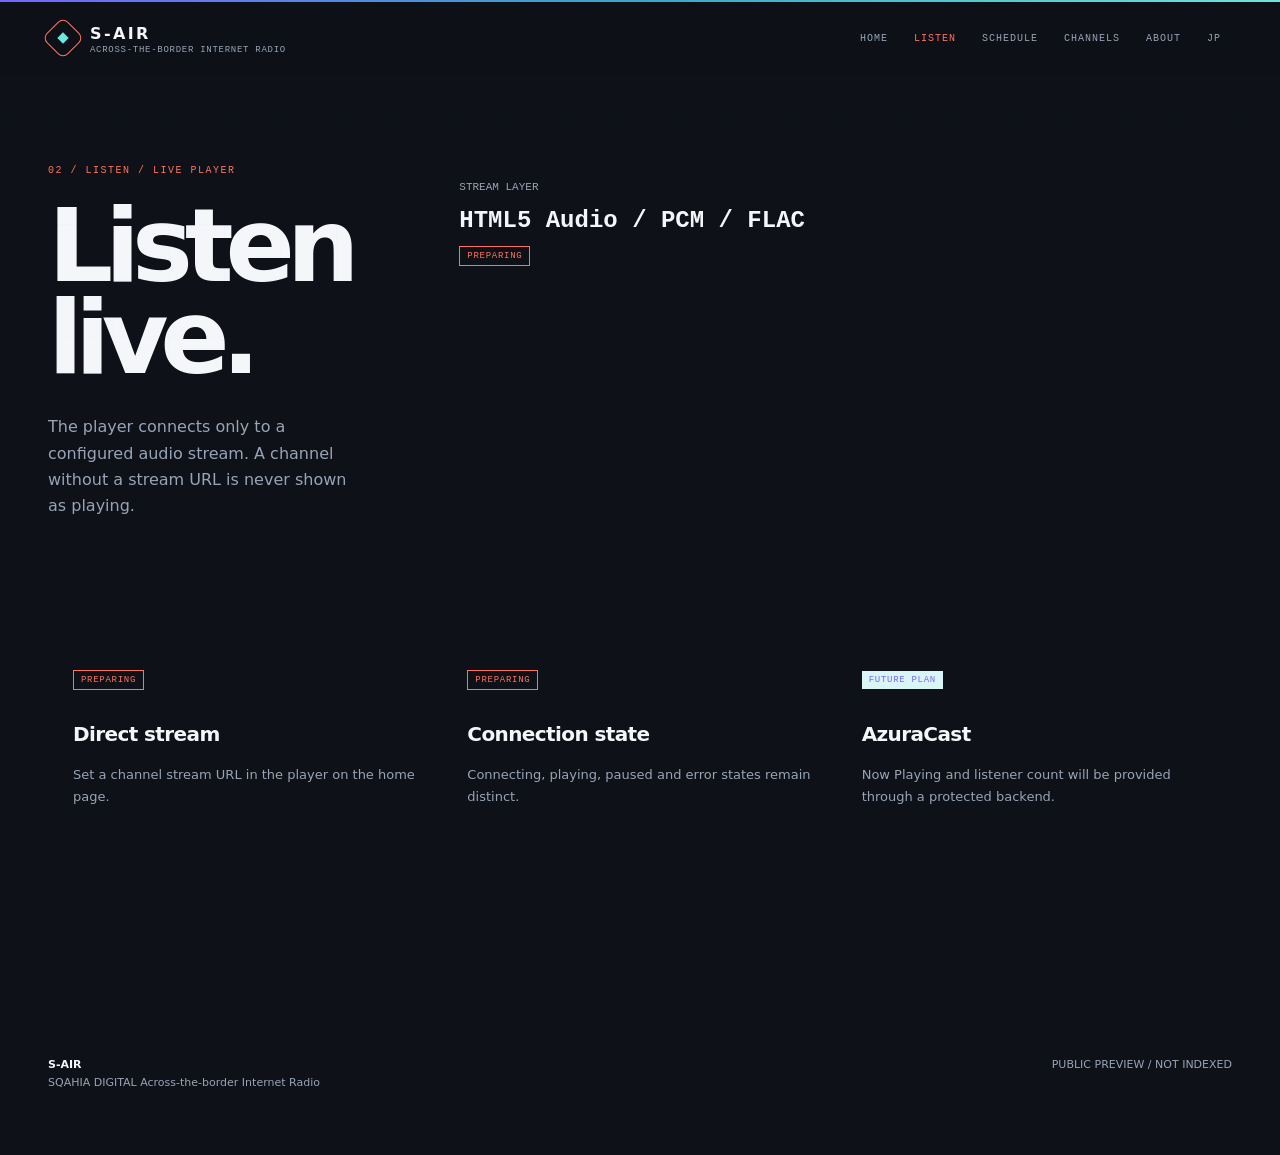
<file: en/listen.html>
<!doctype html><html lang="en"><head><meta charset="utf-8"><meta name="viewport" content="width=device-width,initial-scale=1"><title>LIVE PLAYER — S-AIR</title><meta name="description" content="S-AIR — Across-the-border Internet Radio"><meta name="robots" content="noindex, nofollow, noarchive, nosnippet"><meta name="googlebot" content="noindex, nofollow, noarchive, nosnippet"><link rel="stylesheet" href="../assets/pages.css"></head><body><div class="topline"></div><header class="header"><div class="wrap head"><a class="brand" href="index.html"><span class="mark"><i></i></span><span class="brand-name">S-AIR<small>ACROSS-THE-BORDER INTERNET RADIO</small></span></a><nav class="nav"><a href="index.html">HOME</a><a href="listen.html" aria-current="page">LISTEN</a><a href="schedule.html">SCHEDULE</a><a href="channels.html">CHANNELS</a><a href="about.html">ABOUT</a><a href="../index.html">JP</a></nav></div></header><main class="wrap page"><div class="trail">02 / LISTEN / LIVE PLAYER</div><div class="intro"><div><h1>Listen<br>live.</h1><p>The player connects only to a configured audio stream. A channel without a stream URL is never shown as playing.</p></div><div class="meta">STREAM LAYER<strong>HTML5 Audio / PCM / FLAC</strong><span class="status preparing">PREPARING</span></div></div><section class="section"><div class="grid"><article class="card"><span class="status preparing">PREPARING</span><h3>Direct stream</h3><p>Set a channel stream URL in the player on the home page.</p></article><article class="card"><span class="status preparing">PREPARING</span><h3>Connection state</h3><p>Connecting, playing, paused and error states remain distinct.</p></article><article class="card"><span class="status future">FUTURE PLAN</span><h3>AzuraCast</h3><p>Now Playing and listener count will be provided through a protected backend.</p></article></div></section></main><footer class="footer"><div class="wrap footer-grid"><p><strong>S-AIR</strong><br>SQAHIA DIGITAL Across-the-border Internet Radio</p><p>PUBLIC PREVIEW / NOT INDEXED</p></div></footer></body></html>
</file>
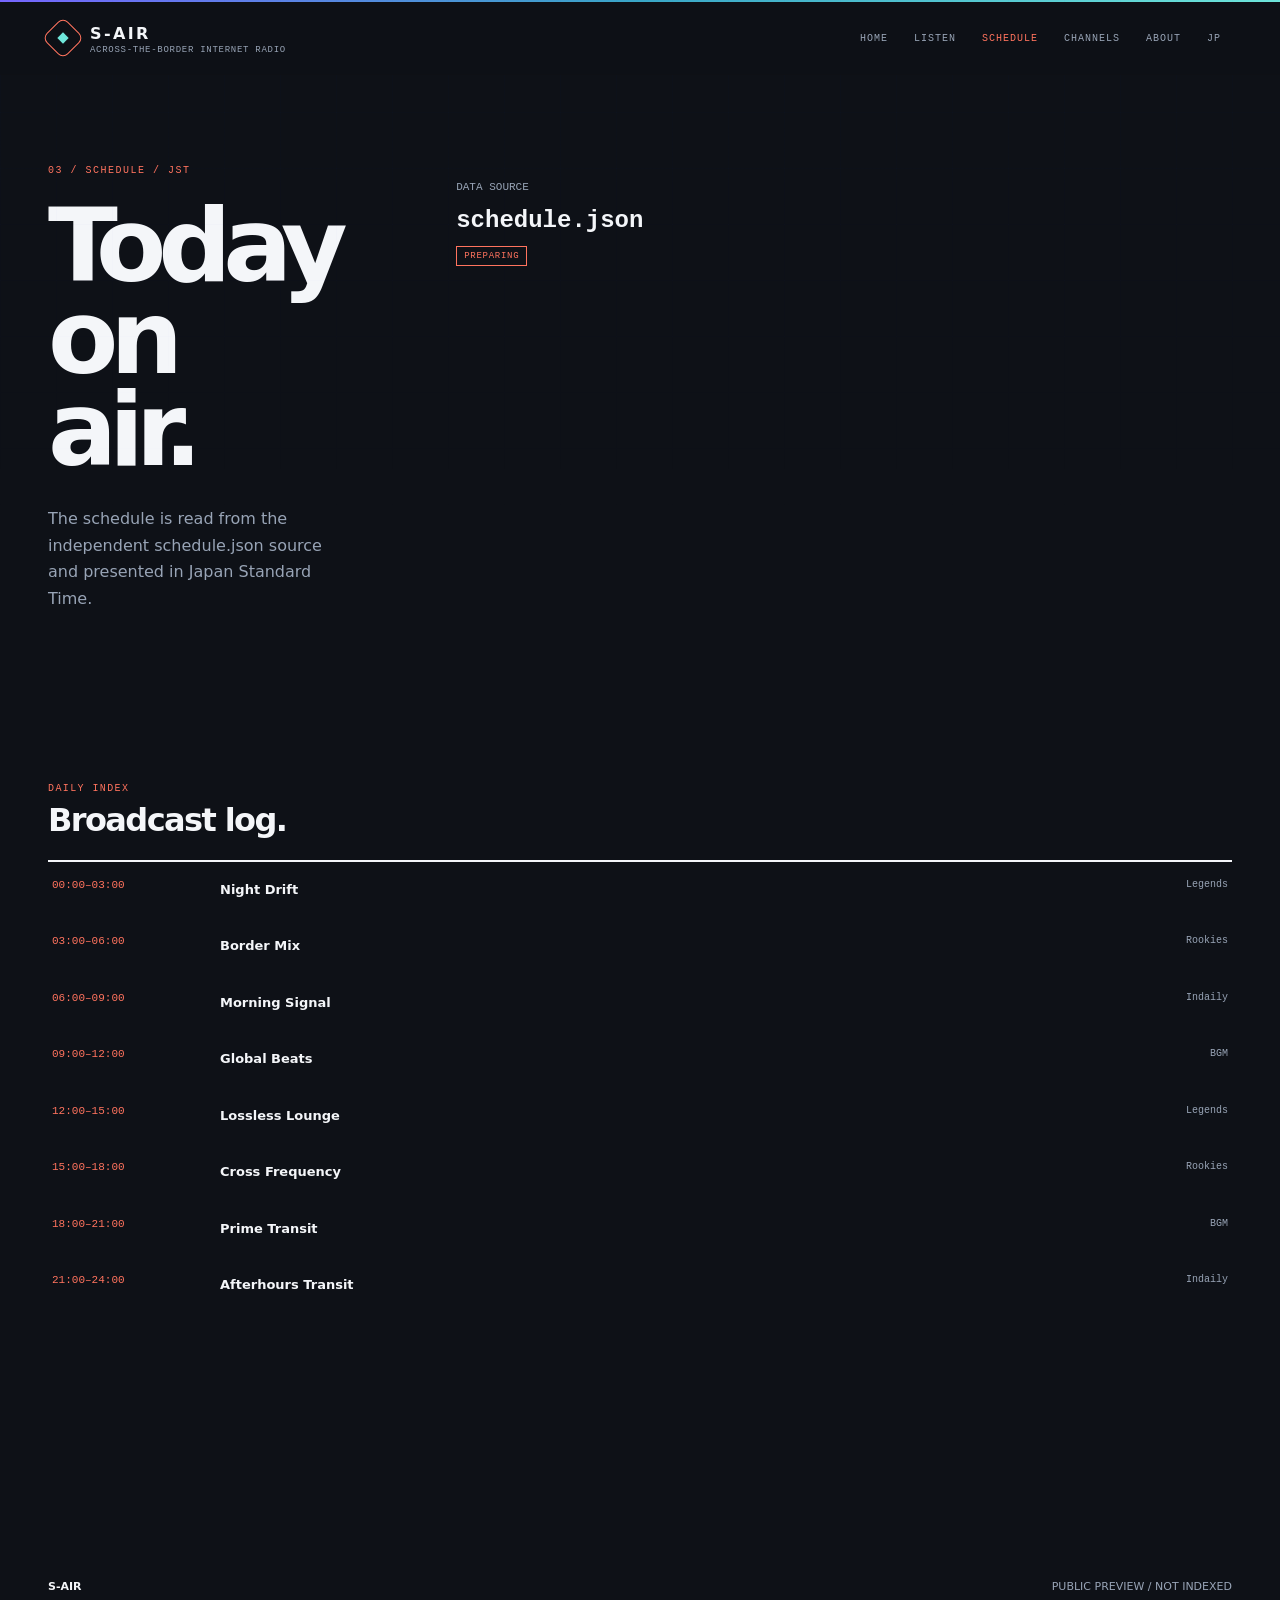
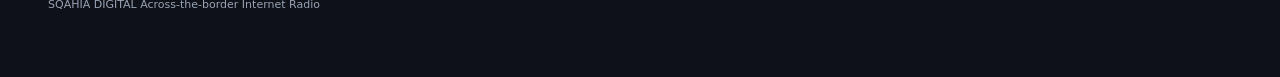
<file: en/schedule.html>
<!doctype html><html lang="en"><head><meta charset="utf-8"><meta name="viewport" content="width=device-width,initial-scale=1"><title>JST — S-AIR</title><meta name="description" content="S-AIR — Across-the-border Internet Radio"><meta name="robots" content="noindex, nofollow, noarchive, nosnippet"><meta name="googlebot" content="noindex, nofollow, noarchive, nosnippet"><link rel="stylesheet" href="../assets/pages.css"></head><body><div class="topline"></div><header class="header"><div class="wrap head"><a class="brand" href="index.html"><span class="mark"><i></i></span><span class="brand-name">S-AIR<small>ACROSS-THE-BORDER INTERNET RADIO</small></span></a><nav class="nav"><a href="index.html">HOME</a><a href="listen.html">LISTEN</a><a href="schedule.html" aria-current="page">SCHEDULE</a><a href="channels.html">CHANNELS</a><a href="about.html">ABOUT</a><a href="../index.html">JP</a></nav></div></header><main class="wrap page"><div class="trail">03 / SCHEDULE / JST</div><div class="intro"><div><h1>Today<br>on air.</h1><p>The schedule is read from the independent schedule.json source and presented in Japan Standard Time.</p></div><div class="meta">DATA SOURCE<strong>schedule.json</strong><span class="status preparing">PREPARING</span></div></div><section class="section"><div class="section"><div class="label">DAILY INDEX</div><h2>Broadcast log.</h2><div class="list" id="schedule"><div class="row"><small>LOADING</small><strong>Loading schedule data</strong><em>PREPARING</em></div></div></div></section></main><footer class="footer"><div class="wrap footer-grid"><p><strong>S-AIR</strong><br>SQAHIA DIGITAL Across-the-border Internet Radio</p><p>PUBLIC PREVIEW / NOT INDEXED</p></div></footer><script>fetch('../schedule.json',{cache:'no-store'}).then(r=>r.json()).then(d=>{document.getElementById('schedule').innerHTML=d.map(x=>`<div class="row"><small>${x.time}</small><strong>${x.program}</strong><em>${x.channel}</em></div>`).join('')}).catch(()=>{document.getElementById('schedule').innerHTML='<div class="row"><small>ERROR</small><strong>Schedule unavailable</strong><em>UNAVAILABLE</em></div>'});</script></body></html>
</file>
<file: assets/pages.css>
:root{--paper:#0e1117;--ink:#f4f6f9;--muted:#98a4b6;--rule:rgba(18,20,22,.18);--cobalt:#ff735e;--cyan:#6fe7db;--deep:#7767ff}*{box-sizing:border-box}html{scroll-behavior:smooth}body{margin:0;background:var(--paper);color:var(--ink);font-family:"DM Sans","Noto Sans JP",system-ui,sans-serif;line-height:1.65}body:before{content:"";position:fixed;inset:0;pointer-events:none;opacity:.18;background-image:linear-gradient(rgba(23,72,232,.11) 1px,transparent 1px),linear-gradient(90deg,rgba(23,72,232,.11) 1px,transparent 1px);background-size:56px 56px;mask-image:linear-gradient(to bottom,black,transparent 65%)}a{color:inherit}.topline{height:2px;background:linear-gradient(90deg,var(--deep),#3aa8c7,var(--cyan))}.wrap{width:min(1480px,calc(100% - 96px));margin:auto}.header{position:sticky;top:0;z-index:5;background:rgba(14,17,23,.9);backdrop-filter:blur(14px);border-bottom:1px solid var(--rule)}.head{min-height:72px;display:flex;align-items:center;justify-content:space-between;gap:20px}.brand{display:flex;align-items:center;gap:12px;text-decoration:none}.mark{width:30px;height:30px;border:1px solid var(--cobalt);display:grid;place-items:center;transform:rotate(45deg);border-radius:7px}.mark i{width:8px;height:8px;background:var(--cyan);display:block}.brand-name{font-weight:800;letter-spacing:.15em}.brand small{display:block;color:var(--muted);font:9px "DM Mono",monospace;letter-spacing:.08em;margin-top:-2px}.nav{display:flex;gap:4px}.nav a{padding:8px 11px;color:var(--muted);font:10px "DM Mono",monospace;text-decoration:none;letter-spacing:.1em}.nav a:hover,.nav a[aria-current=page]{color:var(--cobalt)}.page{padding:90px 0 110px;min-height:calc(100vh - 190px)}.trail{color:var(--cobalt);font:10px "DM Mono",monospace;letter-spacing:.15em}.page h1{font-size:clamp(52px,8vw,120px);line-height:.9;letter-spacing:-.08em;margin:24px 0 30px;font-weight:650}.intro{display:grid;grid-template-columns:3fr 8fr;gap:7%;border-bottom:1px solid var(--rule);padding-bottom:50px}.intro p{max-width:560px;color:var(--muted);font-size:16px}.meta{border-left:1px solid var(--rule);padding-left:24px;color:var(--muted);font:11px/2 "DM Mono",monospace}.meta strong{display:block;color:var(--ink);font-size:24px;line-height:1.1;margin:10px 0}.section{padding:52px 0;border-bottom:1px solid var(--rule)}.section h2{font-size:32px;line-height:1;letter-spacing:-.05em;margin:0 0 24px}.label{color:var(--cobalt);font:10px "DM Mono",monospace;letter-spacing:.14em;margin-bottom:10px}.grid{display:grid;grid-template-columns:repeat(3,1fr);gap:1px;background:var(--rule);border:1px solid var(--rule)}.card{background:var(--paper);padding:24px;min-height:170px}.card h3{font-size:20px;margin:28px 0 8px;letter-spacing:-.03em}.card p{color:var(--muted);font-size:13px}.status{display:inline-block;padding:4px 7px;background:var(--ink);color:#fff;font:9px "DM Mono",monospace;letter-spacing:.08em}.status.preparing{background:transparent;color:var(--cobalt);border:1px solid var(--cobalt)}.status.future{background:#d9f5f6;color:var(--deep)}.list{border-top:2px solid var(--ink)}.row{display:grid;grid-template-columns:150px 1fr 150px;gap:18px;padding:17px 4px;border-bottom:1px solid var(--rule);font-size:13px}.row small{color:var(--cobalt);font:11px "DM Mono",monospace}.row em{color:var(--muted);font-style:normal;text-align:right;font:10px "DM Mono",monospace}.button{display:inline-block;padding:12px 17px;background:linear-gradient(120deg,var(--deep),#3aa8c7 54%,var(--cyan));color:#fff;text-decoration:none;font-size:11px;font-weight:800;letter-spacing:.06em}.footer{border-top:1px solid var(--rule);padding:36px 0 52px;color:var(--muted);font-size:11px}.footer-grid{display:flex;justify-content:space-between;gap:30px}.footer strong{color:var(--ink)}@media(max-width:800px){.wrap{width:calc(100% - 40px)}.nav a:nth-child(-n+2){display:none}.page{padding-top:60px}.intro{grid-template-columns:1fr;gap:25px}.meta{border-left:0;border-top:1px solid var(--rule);padding:20px 0 0}.grid{grid-template-columns:1fr}.row{grid-template-columns:90px 1fr;gap:8px}.row em{text-align:left;grid-column:2}.footer-grid{display:block}.footer-grid p+p{margin-top:20px}}@media(prefers-reduced-motion:reduce){html{scroll-behavior:auto}}
</file>
